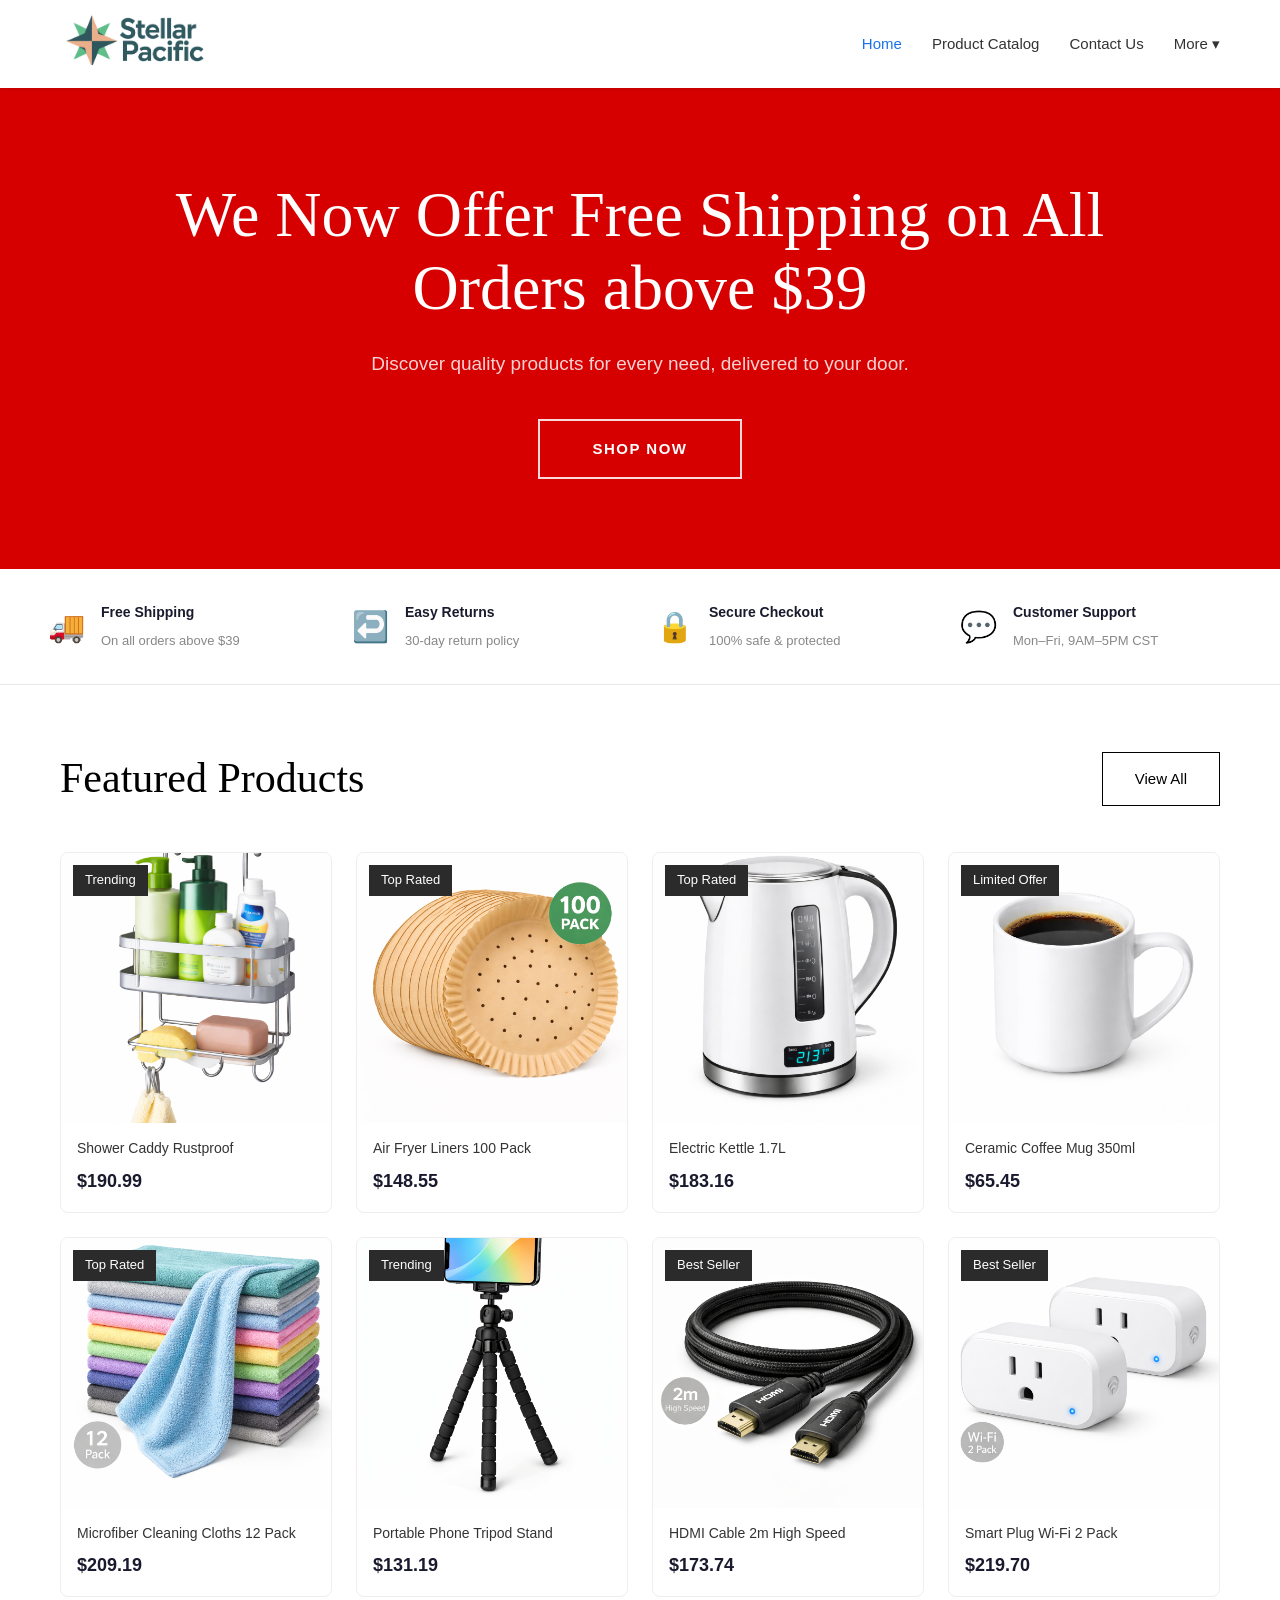
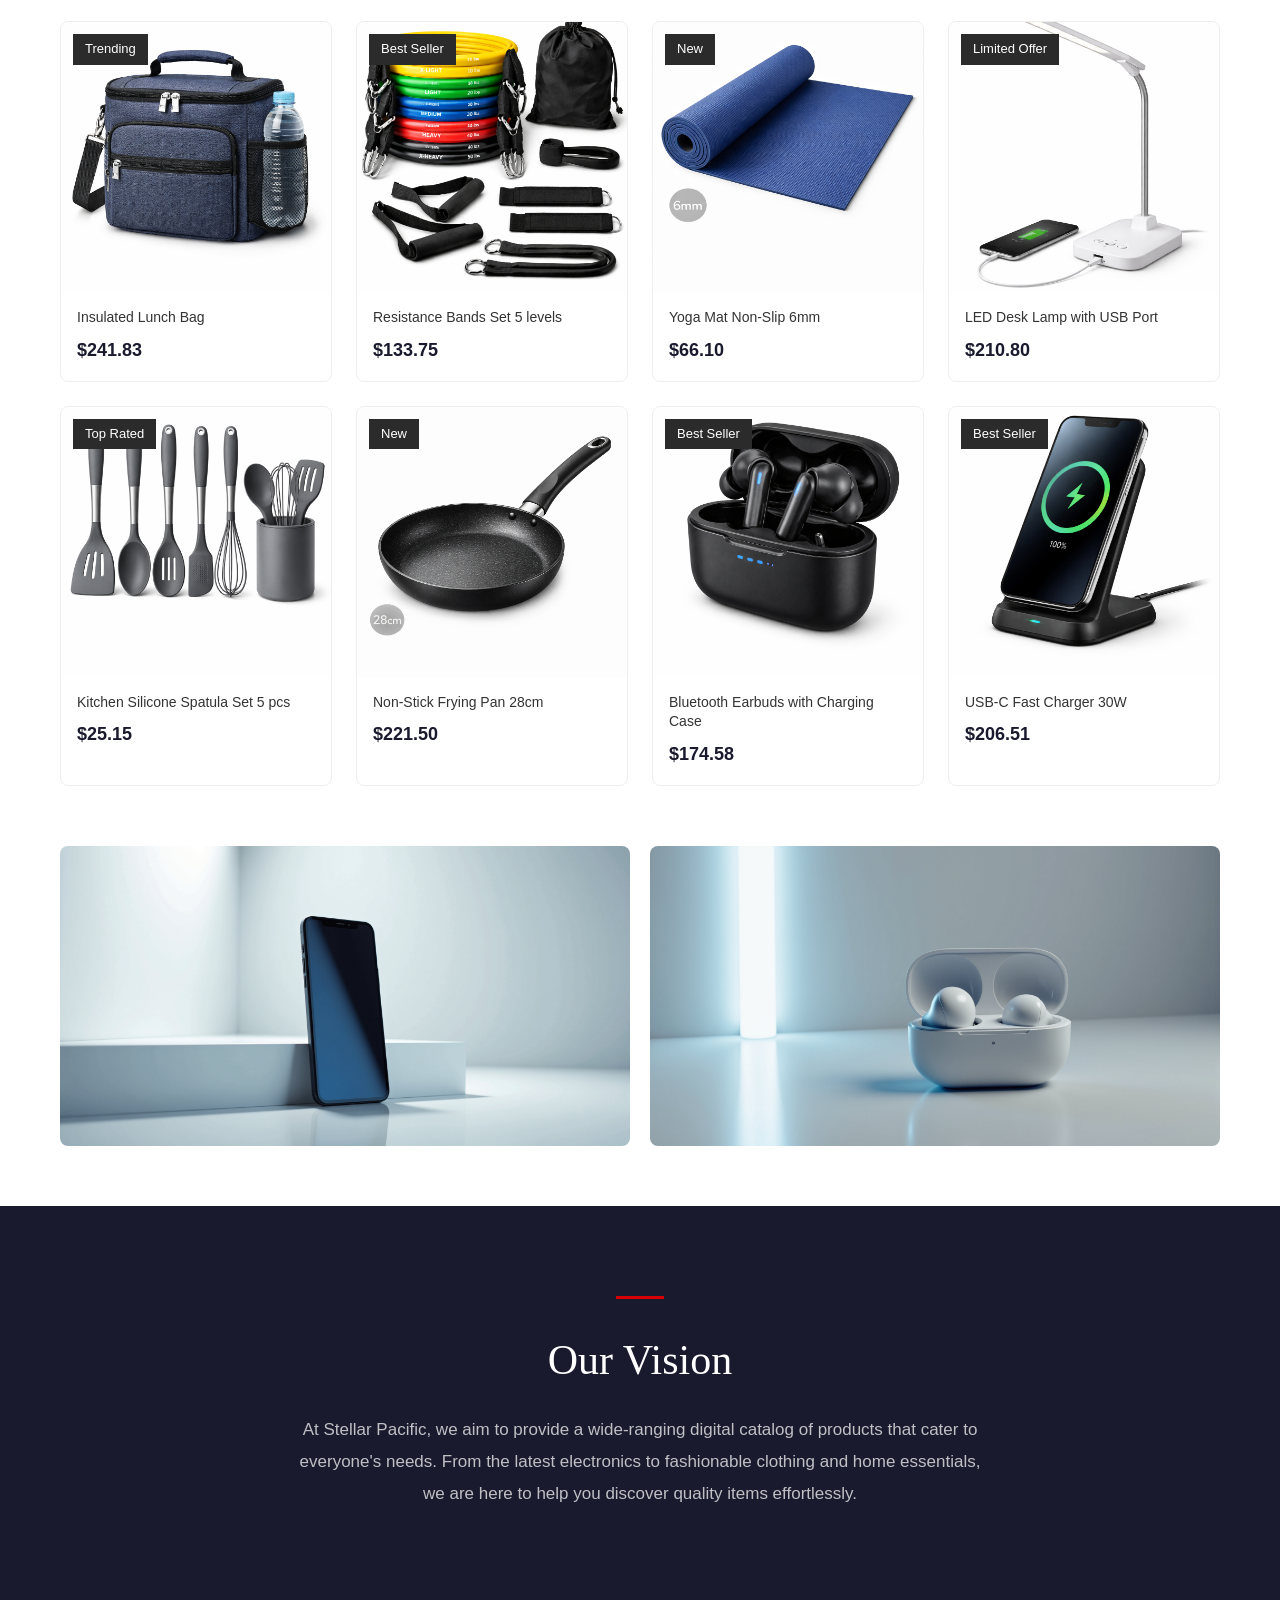
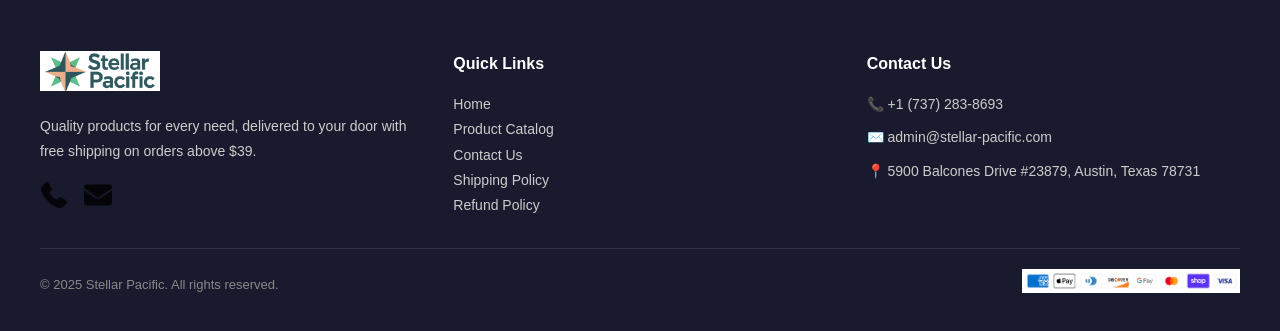
<file: index.html>
<!DOCTYPE html>
<html lang="en">
<head>
  <meta charset="UTF-8">
  <meta name="viewport" content="width=device-width, initial-scale=1.0">
  <title>Stellar Pacific - Quality Products for Every Need</title>
  <meta name="description" content="Stellar Pacific offers a wide-ranging digital catalog of products from electronics to home essentials. Free shipping on orders above $39.">
  <link rel="stylesheet" href="css/styles.css">
</head>
<body>

  <!-- Header -->
  <header class="header">
    <div class="header-inner">
      <a href="index.html" class="logo">
        <img src="images/logo.jpg" alt="Stellar Pacific">
      </a>
      <button class="hamburger" aria-label="Menu">
        <span></span><span></span><span></span>
      </button>
      <nav class="nav">
        <a href="index.html" class="active">Home</a>
        <a href="pages/catalog.html">Product Catalog</a>
        <a href="pages/contact.html">Contact Us</a>
        <div class="nav-dropdown">
          <a href="#">More ▾</a>
          <div class="dropdown-menu">
            <a href="pages/shipping-policy.html">Shipping Policy</a>
            <a href="pages/refund-policy.html">Refund Policy</a>
            <a href="pages/terms.html">Terms &amp; Conditions</a>
            <a href="pages/privacy.html">Privacy Policy</a>
            <a href="pages/accessibility.html">Accessibility Statement</a>
          </div>
        </div>
      </nav>
    </div>
  </header>

  <!-- Promo Hero Banner -->
  <section class="promo-hero">
    <div class="promo-hero-content">
      <h1>We Now Offer Free Shipping on All Orders above $39</h1>
      <p class="promo-subtitle">Discover quality products for every need, delivered to your door.</p>
      <a href="pages/catalog.html" class="promo-shop-now">Shop Now</a>
    </div>
  </section>

  <!-- Perks Strip -->
  <section class="perks-strip">
    <div class="perks-inner">
      <div class="perk">
        <span class="perk-icon">🚚</span>
        <div class="perk-text">
          <strong>Free Shipping</strong>
          <span>On all orders above $39</span>
        </div>
      </div>
      <div class="perk">
        <span class="perk-icon">↩️</span>
        <div class="perk-text">
          <strong>Easy Returns</strong>
          <span>30-day return policy</span>
        </div>
      </div>
      <div class="perk">
        <span class="perk-icon">🔒</span>
        <div class="perk-text">
          <strong>Secure Checkout</strong>
          <span>100% safe &amp; protected</span>
        </div>
      </div>
      <div class="perk">
        <span class="perk-icon">💬</span>
        <div class="perk-text">
          <strong>Customer Support</strong>
          <span>Mon–Fri, 9AM–5PM CST</span>
        </div>
      </div>
    </div>
  </section>

  <!-- Featured Products -->
  <section class="section">
    <div class="section-header">
      <h2 class="section-title">Featured Products</h2>
      <a href="pages/catalog.html" class="view-all">View All</a>
    </div>
    <div class="products-grid">

      <a href="pages/product.html?id=shower-caddy" class="product-card">
        <div class="product-image">
          <img src="images/products/shower-caddy.png" alt="Shower Caddy Rustproof" loading="lazy">
          <span class="product-badge badge-trending">Trending</span>
        </div>
        <div class="product-info">
          <div class="product-name">Shower Caddy Rustproof</div>
          <div class="product-price">$190.99</div>
        </div>
      </a>

      <a href="pages/product.html?id=air-fryer-liners" class="product-card">
        <div class="product-image">
          <img src="images/products/air-fryer-liners.png" alt="Air Fryer Liners 100 Pack" loading="lazy">
          <span class="product-badge badge-top-rated">Top Rated</span>
        </div>
        <div class="product-info">
          <div class="product-name">Air Fryer Liners 100 Pack</div>
          <div class="product-price">$148.55</div>
        </div>
      </a>

      <a href="pages/product.html?id=electric-kettle" class="product-card">
        <div class="product-image">
          <img src="images/products/electric-kettle.png" alt="Electric Kettle 1.7L" loading="lazy">
          <span class="product-badge badge-top-rated">Top Rated</span>
        </div>
        <div class="product-info">
          <div class="product-name">Electric Kettle 1.7L</div>
          <div class="product-price">$183.16</div>
        </div>
      </a>

      <a href="pages/product.html?id=ceramic-mug" class="product-card">
        <div class="product-image">
          <img src="images/products/ceramic-mug.png" alt="Ceramic Coffee Mug 350ml" loading="lazy">
          <span class="product-badge badge-limited">Limited Offer</span>
        </div>
        <div class="product-info">
          <div class="product-name">Ceramic Coffee Mug 350ml</div>
          <div class="product-price">$65.45</div>
        </div>
      </a>

      <a href="pages/product.html?id=microfiber-cloths" class="product-card">
        <div class="product-image">
          <img src="images/products/microfiber-cloths.png" alt="Microfiber Cleaning Cloths 12 Pack" loading="lazy">
          <span class="product-badge badge-top-rated">Top Rated</span>
        </div>
        <div class="product-info">
          <div class="product-name">Microfiber Cleaning Cloths 12 Pack</div>
          <div class="product-price">$209.19</div>
        </div>
      </a>

      <a href="pages/product.html?id=phone-tripod" class="product-card">
        <div class="product-image">
          <img src="images/products/phone-tripod.png" alt="Portable Phone Tripod Stand" loading="lazy">
          <span class="product-badge badge-trending">Trending</span>
        </div>
        <div class="product-info">
          <div class="product-name">Portable Phone Tripod Stand</div>
          <div class="product-price">$131.19</div>
        </div>
      </a>

      <a href="pages/product.html?id=hdmi-cable" class="product-card">
        <div class="product-image">
          <img src="images/products/hdmi-cable.png" alt="HDMI Cable 2m High Speed" loading="lazy">
          <span class="product-badge badge-best-seller">Best Seller</span>
        </div>
        <div class="product-info">
          <div class="product-name">HDMI Cable 2m High Speed</div>
          <div class="product-price">$173.74</div>
        </div>
      </a>

      <a href="pages/product.html?id=smart-plug" class="product-card">
        <div class="product-image">
          <img src="images/products/smart-plug.png" alt="Smart Plug Wi-Fi 2 Pack" loading="lazy">
          <span class="product-badge badge-best-seller">Best Seller</span>
        </div>
        <div class="product-info">
          <div class="product-name">Smart Plug Wi-Fi 2 Pack</div>
          <div class="product-price">$219.70</div>
        </div>
      </a>

      <a href="pages/product.html?id=lunch-bag" class="product-card">
        <div class="product-image">
          <img src="images/products/lunch-bag.png" alt="Insulated Lunch Bag" loading="lazy">
          <span class="product-badge badge-trending">Trending</span>
        </div>
        <div class="product-info">
          <div class="product-name">Insulated Lunch Bag</div>
          <div class="product-price">$241.83</div>
        </div>
      </a>

      <a href="pages/product.html?id=resistance-bands" class="product-card">
        <div class="product-image">
          <img src="images/products/resistance-bands.png" alt="Resistance Bands Set 5 levels" loading="lazy">
          <span class="product-badge badge-best-seller">Best Seller</span>
        </div>
        <div class="product-info">
          <div class="product-name">Resistance Bands Set 5 levels</div>
          <div class="product-price">$133.75</div>
        </div>
      </a>

      <a href="pages/product.html?id=yoga-mat" class="product-card">
        <div class="product-image">
          <img src="images/products/yoga-mat.png" alt="Yoga Mat Non-Slip 6mm" loading="lazy">
          <span class="product-badge badge-new">New</span>
        </div>
        <div class="product-info">
          <div class="product-name">Yoga Mat Non-Slip 6mm</div>
          <div class="product-price">$66.10</div>
        </div>
      </a>

      <a href="pages/product.html?id=led-desk-lamp" class="product-card">
        <div class="product-image">
          <img src="images/products/led-desk-lamp.png" alt="LED Desk Lamp with USB Port" loading="lazy">
          <span class="product-badge badge-limited">Limited Offer</span>
        </div>
        <div class="product-info">
          <div class="product-name">LED Desk Lamp with USB Port</div>
          <div class="product-price">$210.80</div>
        </div>
      </a>

      <a href="pages/product.html?id=spatula-set" class="product-card">
        <div class="product-image">
          <img src="images/products/spatula-set.png" alt="Kitchen Silicone Spatula Set 5 pcs" loading="lazy">
          <span class="product-badge badge-top-rated">Top Rated</span>
        </div>
        <div class="product-info">
          <div class="product-name">Kitchen Silicone Spatula Set 5 pcs</div>
          <div class="product-price">$25.15</div>
        </div>
      </a>

      <a href="pages/product.html?id=frying-pan" class="product-card">
        <div class="product-image">
          <img src="images/products/frying-pan.png" alt="Non-Stick Frying Pan 28cm" loading="lazy">
          <span class="product-badge badge-new">New</span>
        </div>
        <div class="product-info">
          <div class="product-name">Non-Stick Frying Pan 28cm</div>
          <div class="product-price">$221.50</div>
        </div>
      </a>

      <a href="pages/product.html?id=bluetooth-earbuds" class="product-card">
        <div class="product-image">
          <img src="images/products/bluetooth-earbuds.png" alt="Bluetooth Earbuds with Charging Case" loading="lazy">
          <span class="product-badge badge-best-seller">Best Seller</span>
        </div>
        <div class="product-info">
          <div class="product-name">Bluetooth Earbuds with Charging Case</div>
          <div class="product-price">$174.58</div>
        </div>
      </a>

      <a href="pages/product.html?id=usb-c-charger" class="product-card">
        <div class="product-image">
          <img src="images/products/usb-c-charger.png" alt="USB-C Fast Charger 30W" loading="lazy">
          <span class="product-badge badge-best-seller">Best Seller</span>
        </div>
        <div class="product-info">
          <div class="product-name">USB-C Fast Charger 30W</div>
          <div class="product-price">$206.51</div>
        </div>
      </a>

    </div>
  </section>

  <!-- Banner Images -->
  <section class="banner-images">
    <div class="banner-grid">
      <img src="images/banner1.jpg" alt="Stellar Pacific" loading="lazy">
      <img src="images/banner2.jpg" alt="Stellar Pacific" loading="lazy">
    </div>
  </section>

  <!-- Vision -->
  <section class="vision">
    <div class="vision-inner">
      <div class="vision-accent"></div>
      <h2>Our Vision</h2>
      <p>At Stellar Pacific, we aim to provide a wide-ranging digital catalog of products that cater to everyone's needs. From the latest electronics to fashionable clothing and home essentials, we are here to help you discover quality items effortlessly.</p>
    </div>
  </section>

  <!-- Footer -->
  <footer class="footer">
    <div class="footer-inner">
      <div class="footer-col">
        <img src="images/logo.jpg" alt="Stellar Pacific" class="footer-logo">
        <p>Quality products for every need, delivered to your door with free shipping on orders above $39.</p>
        <div class="footer-social">
          <a href="#"><img src="images/icons/facebook.png" alt="Facebook"></a>
          <a href="#"><img src="images/icons/instagram.png" alt="Instagram"></a>
        </div>
      </div>
      <div class="footer-col">
        <h3>Quick Links</h3>
        <p><a href="index.html">Home</a></p>
        <p><a href="pages/catalog.html">Product Catalog</a></p>
        <p><a href="pages/contact.html">Contact Us</a></p>
        <p><a href="pages/shipping-policy.html">Shipping Policy</a></p>
        <p><a href="pages/refund-policy.html">Refund Policy</a></p>
      </div>
      <div class="footer-col footer-contact">
        <h3>Contact Us</h3>
        <p>📞 +1 (737) 283-8693</p>
        <p>✉️ admin@stellar-pacific.com</p>
        <p>📍 5900 Balcones Drive #23879, Austin, Texas 78731</p>
      </div>
    </div>
    <div class="footer-bottom">
      <p>&copy; 2025 Stellar Pacific. All rights reserved.</p>
      <div class="payment-methods">
        <img src="images/payment-methods.png" alt="Payment Methods">
      </div>
    </div>
  </footer>

  <script src="js/main.js"></script>
</body>
</html>
</file>
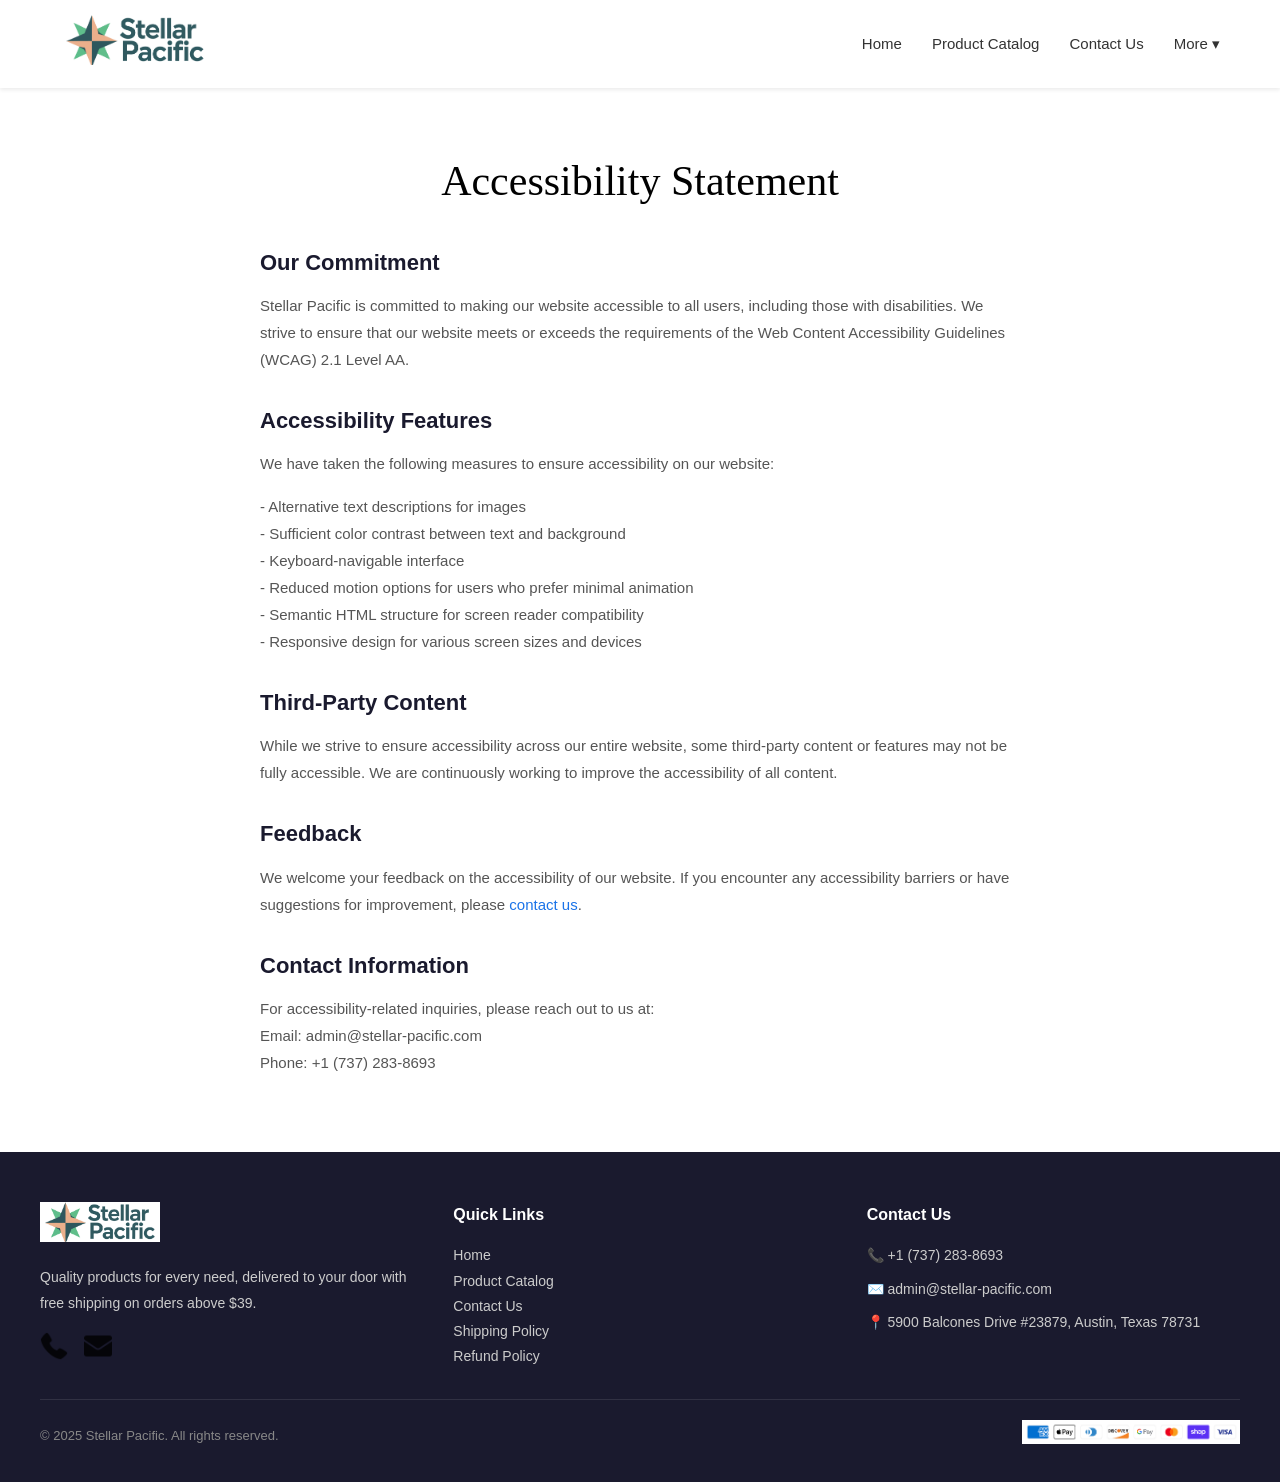
<file: pages/accessibility.html>
<!DOCTYPE html>
<html lang="en">
<head>
  <meta charset="UTF-8">
  <meta name="viewport" content="width=device-width, initial-scale=1.0">
  <title>Accessibility Statement - Stellar Pacific</title>
  <link rel="stylesheet" href="../css/styles.css">
</head>
<body>

  <header class="header">
    <div class="header-inner">
      <a href="../index.html" class="logo">
        <img src="../images/logo.jpg" alt="Stellar Pacific">
      </a>
      <button class="hamburger" aria-label="Menu">
        <span></span><span></span><span></span>
      </button>
      <nav class="nav">
        <a href="../index.html">Home</a>
        <a href="catalog.html">Product Catalog</a>
        <a href="contact.html">Contact Us</a>
        <div class="nav-dropdown">
          <a href="#">More ▾</a>
          <div class="dropdown-menu">
            <a href="shipping-policy.html">Shipping Policy</a>
            <a href="refund-policy.html">Refund Policy</a>
            <a href="terms.html">Terms &amp; Conditions</a>
            <a href="privacy.html">Privacy Policy</a>
            <a href="accessibility.html" class="active">Accessibility Statement</a>
          </div>
        </div>
      </nav>
    </div>
  </header>

  <div class="policy-page">
    <h1>Accessibility Statement</h1>

    <h2>Our Commitment</h2>
    <p>Stellar Pacific is committed to making our website accessible to all users, including those with disabilities. We strive to ensure that our website meets or exceeds the requirements of the Web Content Accessibility Guidelines (WCAG) 2.1 Level AA.</p>

    <h2>Accessibility Features</h2>
    <p>We have taken the following measures to ensure accessibility on our website:</p>
    <p>- Alternative text descriptions for images<br>
    - Sufficient color contrast between text and background<br>
    - Keyboard-navigable interface<br>
    - Reduced motion options for users who prefer minimal animation<br>
    - Semantic HTML structure for screen reader compatibility<br>
    - Responsive design for various screen sizes and devices</p>

    <h2>Third-Party Content</h2>
    <p>While we strive to ensure accessibility across our entire website, some third-party content or features may not be fully accessible. We are continuously working to improve the accessibility of all content.</p>

    <h2>Feedback</h2>
    <p>We welcome your feedback on the accessibility of our website. If you encounter any accessibility barriers or have suggestions for improvement, please <a href="contact.html" style="color: #1a73e8;">contact us</a>.</p>

    <h2>Contact Information</h2>
    <p>For accessibility-related inquiries, please reach out to us at:<br>
    Email: admin@stellar-pacific.com<br>
    Phone: +1 (737) 283-8693</p>
  </div>

  <footer class="footer">
    <div class="footer-inner">
      <div class="footer-col">
        <img src="../images/logo.jpg" alt="Stellar Pacific" class="footer-logo">
        <p>Quality products for every need, delivered to your door with free shipping on orders above $39.</p>
        <div class="footer-social">
          <a href="#"><img src="../images/icons/facebook.png" alt="Facebook"></a>
          <a href="#"><img src="../images/icons/instagram.png" alt="Instagram"></a>
        </div>
      </div>
      <div class="footer-col">
        <h3>Quick Links</h3>
        <p><a href="../index.html">Home</a></p>
        <p><a href="catalog.html">Product Catalog</a></p>
        <p><a href="contact.html">Contact Us</a></p>
        <p><a href="shipping-policy.html">Shipping Policy</a></p>
        <p><a href="refund-policy.html">Refund Policy</a></p>
      </div>
      <div class="footer-col footer-contact">
        <h3>Contact Us</h3>
        <p>📞 +1 (737) 283-8693</p>
        <p>✉️ admin@stellar-pacific.com</p>
        <p>📍 5900 Balcones Drive #23879, Austin, Texas 78731</p>
      </div>
    </div>
    <div class="footer-bottom">
      <p>&copy; 2025 Stellar Pacific. All rights reserved.</p>
      <div class="payment-methods">
        <img src="../images/payment-methods.png" alt="Payment Methods">
      </div>
    </div>
  </footer>

  <script src="../js/main.js"></script>
</body>
</html>
</file>
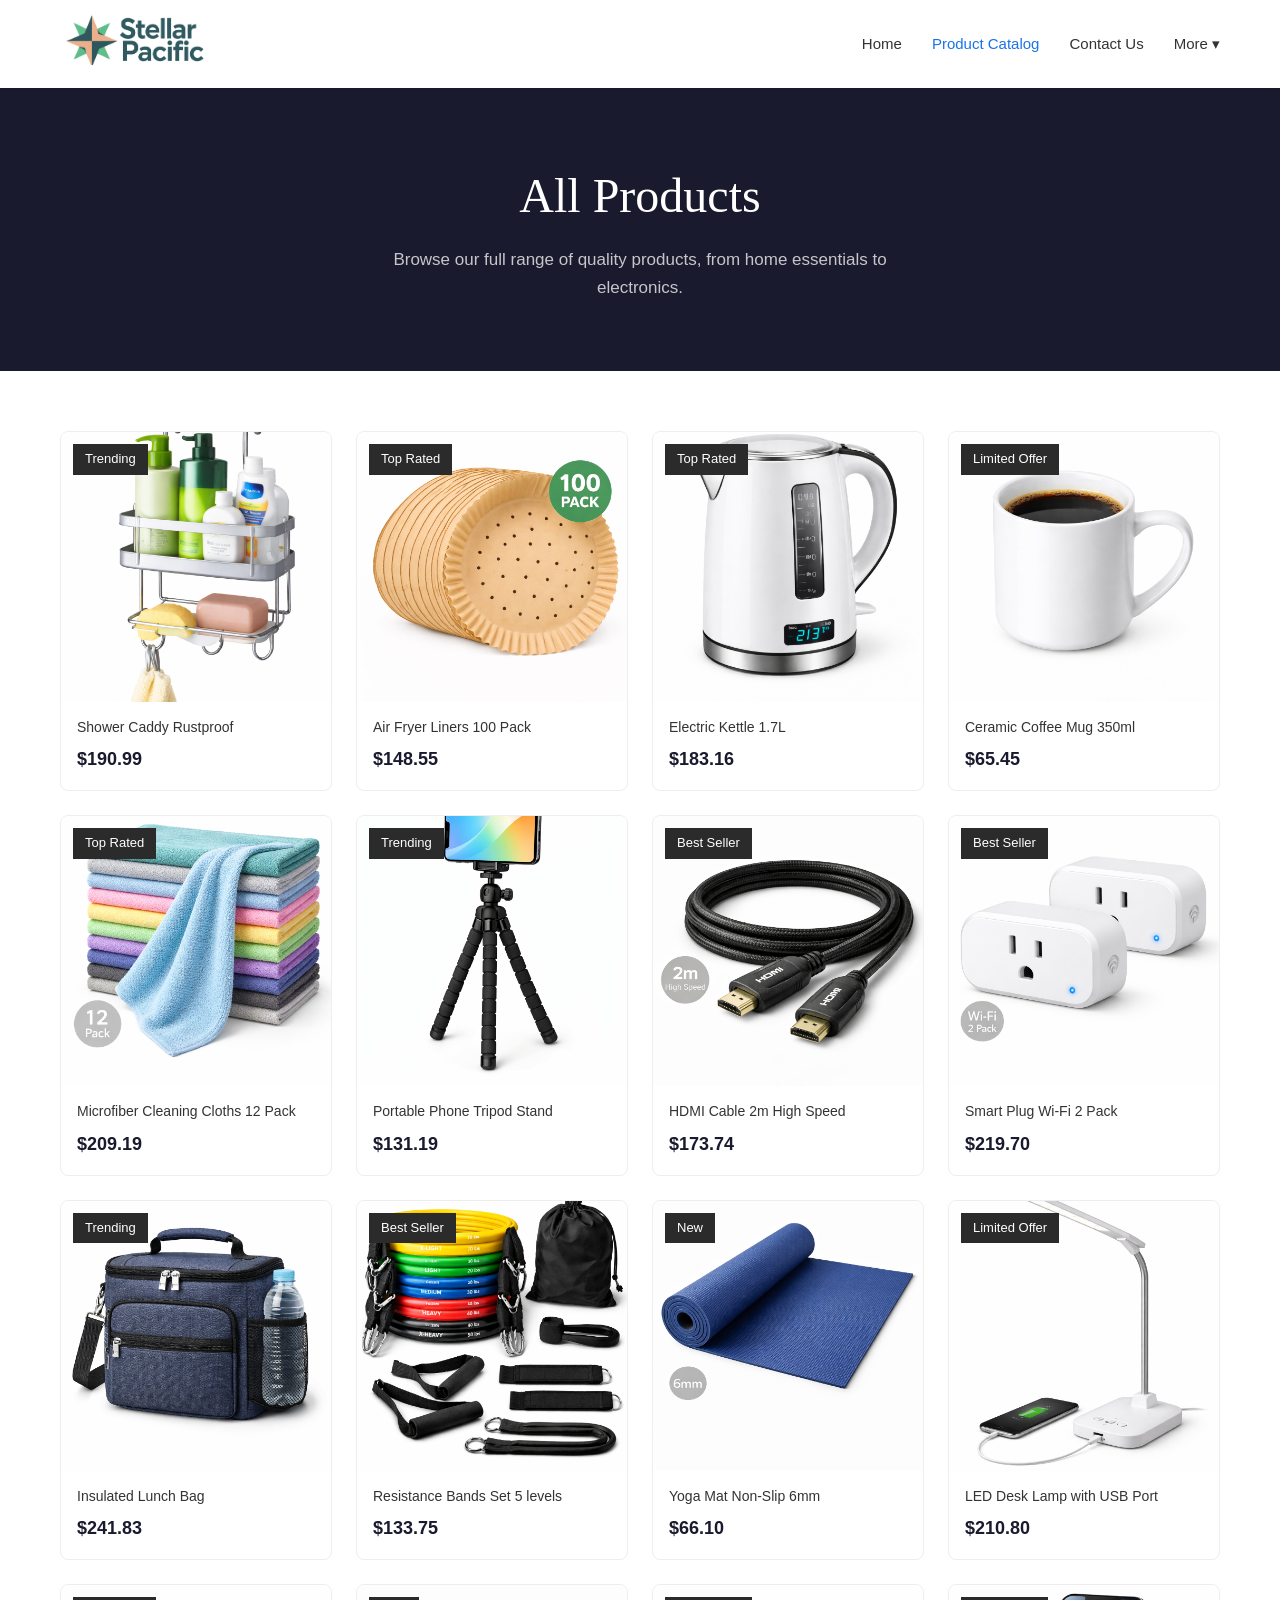
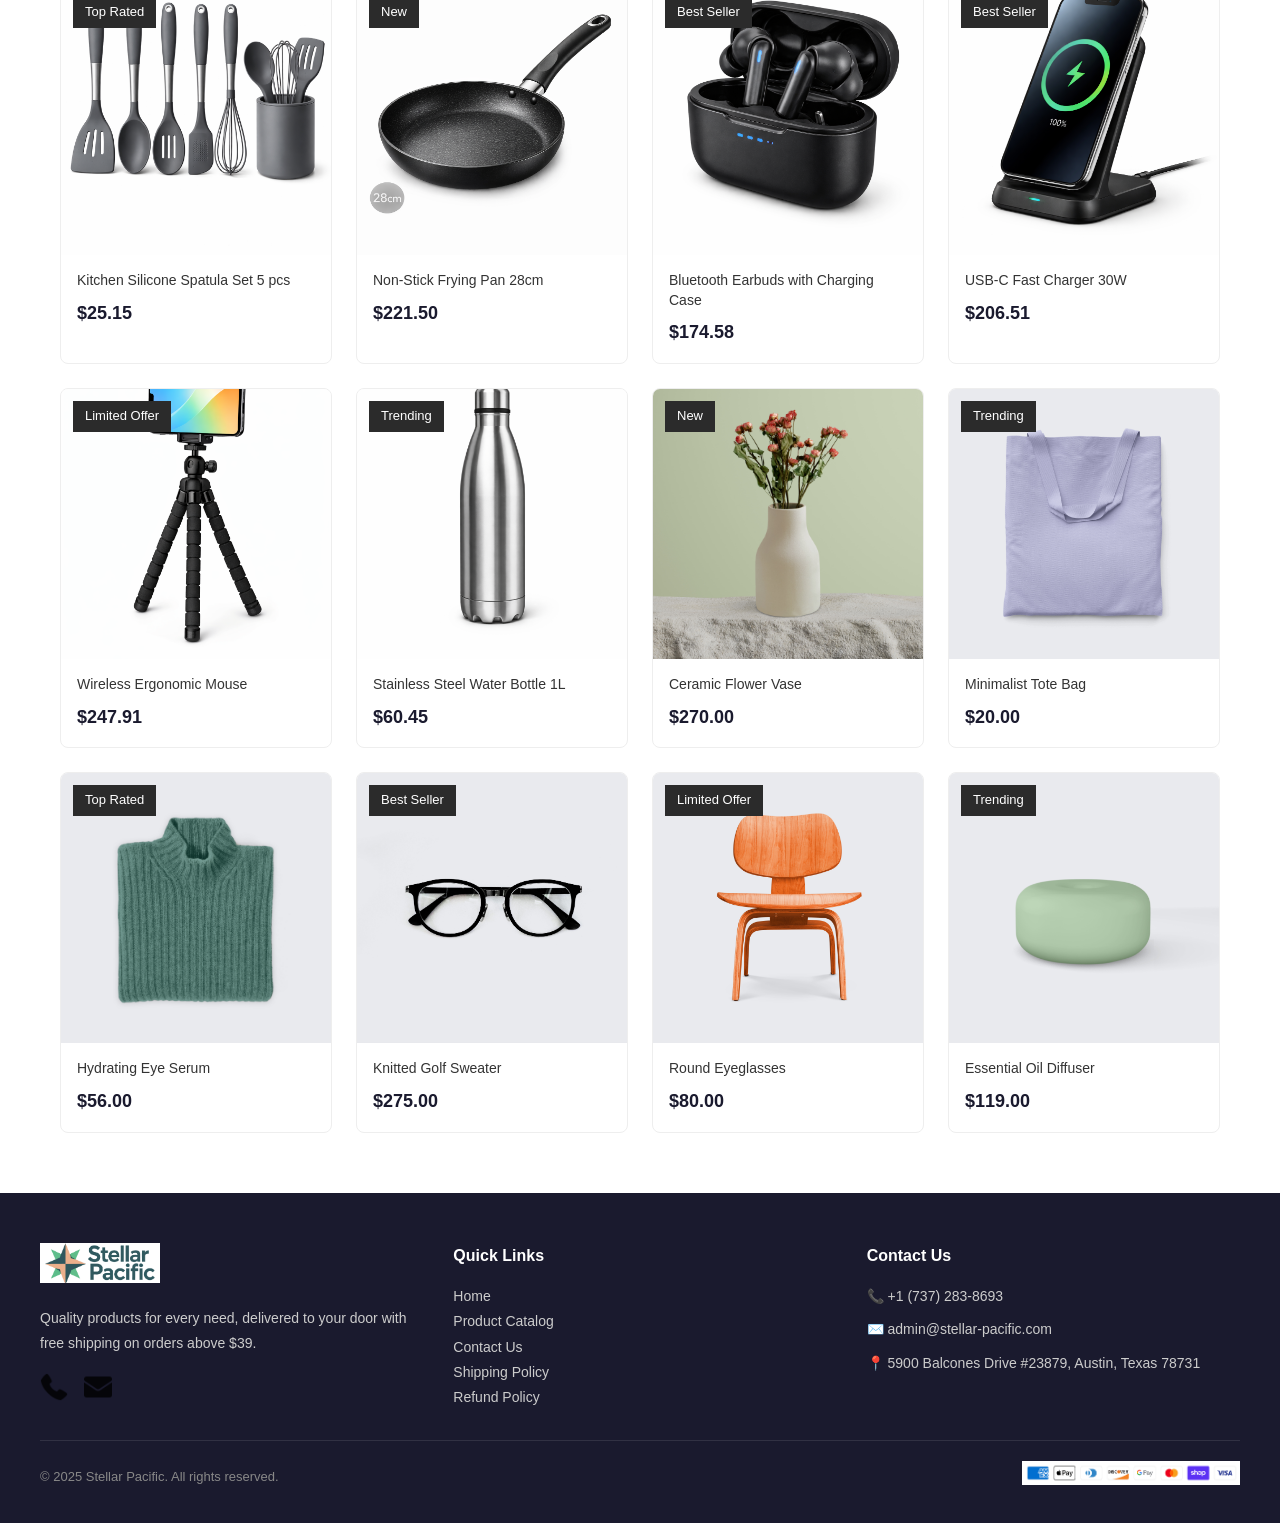
<file: pages/catalog.html>
<!DOCTYPE html>
<html lang="en">
<head>
  <meta charset="UTF-8">
  <meta name="viewport" content="width=device-width, initial-scale=1.0">
  <title>Product Catalog - Stellar Pacific</title>
  <meta name="description" content="Browse the full Stellar Pacific product catalog. Electronics, home essentials, fitness, and more.">
  <link rel="stylesheet" href="../css/styles.css">
</head>
<body>

  <header class="header">
    <div class="header-inner">
      <a href="../index.html" class="logo">
        <img src="../images/logo.jpg" alt="Stellar Pacific">
      </a>
      <button class="hamburger" aria-label="Menu">
        <span></span><span></span><span></span>
      </button>
      <nav class="nav">
        <a href="../index.html">Home</a>
        <a href="catalog.html" class="active">Product Catalog</a>
        <a href="contact.html">Contact Us</a>
        <div class="nav-dropdown">
          <a href="#">More ▾</a>
          <div class="dropdown-menu">
            <a href="shipping-policy.html">Shipping Policy</a>
            <a href="refund-policy.html">Refund Policy</a>
            <a href="terms.html">Terms &amp; Conditions</a>
            <a href="privacy.html">Privacy Policy</a>
            <a href="accessibility.html">Accessibility Statement</a>
          </div>
        </div>
      </nav>
    </div>
  </header>

  <div class="page-hero">
    <h1>All Products</h1>
    <p>Browse our full range of quality products, from home essentials to electronics.</p>
  </div>

  <section class="section">
    <div class="products-grid">

      <a href="product.html?id=shower-caddy" class="product-card">
        <div class="product-image">
          <img src="../images/products/shower-caddy.png" alt="Shower Caddy Rustproof" loading="lazy">
          <span class="product-badge badge-trending">Trending</span>
        </div>
        <div class="product-info">
          <div class="product-name">Shower Caddy Rustproof</div>
          <div class="product-price">$190.99</div>
        </div>
      </a>

      <a href="product.html?id=air-fryer-liners" class="product-card">
        <div class="product-image">
          <img src="../images/products/air-fryer-liners.png" alt="Air Fryer Liners 100 Pack" loading="lazy">
          <span class="product-badge badge-top-rated">Top Rated</span>
        </div>
        <div class="product-info">
          <div class="product-name">Air Fryer Liners 100 Pack</div>
          <div class="product-price">$148.55</div>
        </div>
      </a>

      <a href="product.html?id=electric-kettle" class="product-card">
        <div class="product-image">
          <img src="../images/products/electric-kettle.png" alt="Electric Kettle 1.7L" loading="lazy">
          <span class="product-badge badge-top-rated">Top Rated</span>
        </div>
        <div class="product-info">
          <div class="product-name">Electric Kettle 1.7L</div>
          <div class="product-price">$183.16</div>
        </div>
      </a>

      <a href="product.html?id=ceramic-mug" class="product-card">
        <div class="product-image">
          <img src="../images/products/ceramic-mug.png" alt="Ceramic Coffee Mug 350ml" loading="lazy">
          <span class="product-badge badge-limited">Limited Offer</span>
        </div>
        <div class="product-info">
          <div class="product-name">Ceramic Coffee Mug 350ml</div>
          <div class="product-price">$65.45</div>
        </div>
      </a>

      <a href="product.html?id=microfiber-cloths" class="product-card">
        <div class="product-image">
          <img src="../images/products/microfiber-cloths.png" alt="Microfiber Cleaning Cloths 12 Pack" loading="lazy">
          <span class="product-badge badge-top-rated">Top Rated</span>
        </div>
        <div class="product-info">
          <div class="product-name">Microfiber Cleaning Cloths 12 Pack</div>
          <div class="product-price">$209.19</div>
        </div>
      </a>

      <a href="product.html?id=phone-tripod" class="product-card">
        <div class="product-image">
          <img src="../images/products/phone-tripod.png" alt="Portable Phone Tripod Stand" loading="lazy">
          <span class="product-badge badge-trending">Trending</span>
        </div>
        <div class="product-info">
          <div class="product-name">Portable Phone Tripod Stand</div>
          <div class="product-price">$131.19</div>
        </div>
      </a>

      <a href="product.html?id=hdmi-cable" class="product-card">
        <div class="product-image">
          <img src="../images/products/hdmi-cable.png" alt="HDMI Cable 2m High Speed" loading="lazy">
          <span class="product-badge badge-best-seller">Best Seller</span>
        </div>
        <div class="product-info">
          <div class="product-name">HDMI Cable 2m High Speed</div>
          <div class="product-price">$173.74</div>
        </div>
      </a>

      <a href="product.html?id=smart-plug" class="product-card">
        <div class="product-image">
          <img src="../images/products/smart-plug.png" alt="Smart Plug Wi-Fi 2 Pack" loading="lazy">
          <span class="product-badge badge-best-seller">Best Seller</span>
        </div>
        <div class="product-info">
          <div class="product-name">Smart Plug Wi-Fi 2 Pack</div>
          <div class="product-price">$219.70</div>
        </div>
      </a>

      <a href="product.html?id=lunch-bag" class="product-card">
        <div class="product-image">
          <img src="../images/products/lunch-bag.png" alt="Insulated Lunch Bag" loading="lazy">
          <span class="product-badge badge-trending">Trending</span>
        </div>
        <div class="product-info">
          <div class="product-name">Insulated Lunch Bag</div>
          <div class="product-price">$241.83</div>
        </div>
      </a>

      <a href="product.html?id=resistance-bands" class="product-card">
        <div class="product-image">
          <img src="../images/products/resistance-bands.png" alt="Resistance Bands Set 5 levels" loading="lazy">
          <span class="product-badge badge-best-seller">Best Seller</span>
        </div>
        <div class="product-info">
          <div class="product-name">Resistance Bands Set 5 levels</div>
          <div class="product-price">$133.75</div>
        </div>
      </a>

      <a href="product.html?id=yoga-mat" class="product-card">
        <div class="product-image">
          <img src="../images/products/yoga-mat.png" alt="Yoga Mat Non-Slip 6mm" loading="lazy">
          <span class="product-badge badge-new">New</span>
        </div>
        <div class="product-info">
          <div class="product-name">Yoga Mat Non-Slip 6mm</div>
          <div class="product-price">$66.10</div>
        </div>
      </a>

      <a href="product.html?id=led-desk-lamp" class="product-card">
        <div class="product-image">
          <img src="../images/products/led-desk-lamp.png" alt="LED Desk Lamp with USB Port" loading="lazy">
          <span class="product-badge badge-limited">Limited Offer</span>
        </div>
        <div class="product-info">
          <div class="product-name">LED Desk Lamp with USB Port</div>
          <div class="product-price">$210.80</div>
        </div>
      </a>

      <a href="product.html?id=spatula-set" class="product-card">
        <div class="product-image">
          <img src="../images/products/spatula-set.png" alt="Kitchen Silicone Spatula Set 5 pcs" loading="lazy">
          <span class="product-badge badge-top-rated">Top Rated</span>
        </div>
        <div class="product-info">
          <div class="product-name">Kitchen Silicone Spatula Set 5 pcs</div>
          <div class="product-price">$25.15</div>
        </div>
      </a>

      <a href="product.html?id=frying-pan" class="product-card">
        <div class="product-image">
          <img src="../images/products/frying-pan.png" alt="Non-Stick Frying Pan 28cm" loading="lazy">
          <span class="product-badge badge-new">New</span>
        </div>
        <div class="product-info">
          <div class="product-name">Non-Stick Frying Pan 28cm</div>
          <div class="product-price">$221.50</div>
        </div>
      </a>

      <a href="product.html?id=bluetooth-earbuds" class="product-card">
        <div class="product-image">
          <img src="../images/products/bluetooth-earbuds.png" alt="Bluetooth Earbuds with Charging Case" loading="lazy">
          <span class="product-badge badge-best-seller">Best Seller</span>
        </div>
        <div class="product-info">
          <div class="product-name">Bluetooth Earbuds with Charging Case</div>
          <div class="product-price">$174.58</div>
        </div>
      </a>

      <a href="product.html?id=usb-c-charger" class="product-card">
        <div class="product-image">
          <img src="../images/products/usb-c-charger.png" alt="USB-C Fast Charger 30W" loading="lazy">
          <span class="product-badge badge-best-seller">Best Seller</span>
        </div>
        <div class="product-info">
          <div class="product-name">USB-C Fast Charger 30W</div>
          <div class="product-price">$206.51</div>
        </div>
      </a>

      <a href="product.html?id=wireless-mouse" class="product-card">
        <div class="product-image">
          <img src="../images/products/wireless-mouse.png" alt="Wireless Ergonomic Mouse" loading="lazy">
          <span class="product-badge badge-limited">Limited Offer</span>
        </div>
        <div class="product-info">
          <div class="product-name">Wireless Ergonomic Mouse</div>
          <div class="product-price">$247.91</div>
        </div>
      </a>

      <a href="product.html?id=water-bottle" class="product-card">
        <div class="product-image">
          <img src="../images/products/water-bottle.png" alt="Stainless Steel Water Bottle 1L" loading="lazy">
          <span class="product-badge badge-trending">Trending</span>
        </div>
        <div class="product-info">
          <div class="product-name">Stainless Steel Water Bottle 1L</div>
          <div class="product-price">$60.45</div>
        </div>
      </a>

      <a href="product.html?id=ceramic-vase" class="product-card">
        <div class="product-image">
          <img src="../images/products/ceramic-vase.jpg" alt="Ceramic Flower Vase" loading="lazy">
          <span class="product-badge badge-new">New</span>
        </div>
        <div class="product-info">
          <div class="product-name">Ceramic Flower Vase</div>
          <div class="product-price">$270.00</div>
        </div>
      </a>

      <a href="product.html?id=tote-bag" class="product-card">
        <div class="product-image">
          <img src="../images/products/tote-bag.jpg" alt="Minimalist Tote Bag" loading="lazy">
          <span class="product-badge badge-trending">Trending</span>
        </div>
        <div class="product-info">
          <div class="product-name">Minimalist Tote Bag</div>
          <div class="product-price">$20.00</div>
        </div>
      </a>

      <a href="product.html?id=eye-serum" class="product-card">
        <div class="product-image">
          <img src="../images/products/eye-serum.jpg" alt="Hydrating Eye Serum" loading="lazy">
          <span class="product-badge badge-top-rated">Top Rated</span>
        </div>
        <div class="product-info">
          <div class="product-name">Hydrating Eye Serum</div>
          <div class="product-price">$56.00</div>
        </div>
      </a>

      <a href="product.html?id=golf-sweater" class="product-card">
        <div class="product-image">
          <img src="../images/products/golf-sweater.jpg" alt="Knitted Golf Sweater" loading="lazy">
          <span class="product-badge badge-best-seller">Best Seller</span>
        </div>
        <div class="product-info">
          <div class="product-name">Knitted Golf Sweater</div>
          <div class="product-price">$275.00</div>
        </div>
      </a>

      <a href="product.html?id=round-eyeglasses" class="product-card">
        <div class="product-image">
          <img src="../images/products/round-eyeglasses.jpg" alt="Round Eyeglasses" loading="lazy">
          <span class="product-badge badge-limited">Limited Offer</span>
        </div>
        <div class="product-info">
          <div class="product-name">Round Eyeglasses</div>
          <div class="product-price">$80.00</div>
        </div>
      </a>

      <a href="product.html?id=essential-oil-diffuser" class="product-card">
        <div class="product-image">
          <img src="../images/products/essential-oil-diffuser.jpg" alt="Essential Oil Diffuser" loading="lazy">
          <span class="product-badge badge-trending">Trending</span>
        </div>
        <div class="product-info">
          <div class="product-name">Essential Oil Diffuser</div>
          <div class="product-price">$119.00</div>
        </div>
      </a>

    </div>
  </section>

  <footer class="footer">
    <div class="footer-inner">
      <div class="footer-col">
        <img src="../images/logo.jpg" alt="Stellar Pacific" class="footer-logo">
        <p>Quality products for every need, delivered to your door with free shipping on orders above $39.</p>
        <div class="footer-social">
          <a href="#"><img src="../images/icons/facebook.png" alt="Facebook"></a>
          <a href="#"><img src="../images/icons/instagram.png" alt="Instagram"></a>
        </div>
      </div>
      <div class="footer-col">
        <h3>Quick Links</h3>
        <p><a href="../index.html">Home</a></p>
        <p><a href="catalog.html">Product Catalog</a></p>
        <p><a href="contact.html">Contact Us</a></p>
        <p><a href="shipping-policy.html">Shipping Policy</a></p>
        <p><a href="refund-policy.html">Refund Policy</a></p>
      </div>

      <div class="footer-col footer-contact">
        <h3>Contact Us</h3>
        <p>📞 +1 (737) 283-8693</p>
        <p>✉️ admin@stellar-pacific.com</p>
        <p>📍 5900 Balcones Drive #23879, Austin, Texas 78731</p>
      </div>
    </div>
    <div class="footer-bottom">
      <p>&copy; 2025 Stellar Pacific. All rights reserved.</p>
      <div class="payment-methods">
        <img src="../images/payment-methods.png" alt="Payment Methods">
      </div>
    </div>
  </footer>

  <script src="../js/main.js"></script>
</body>
</html>
</file>
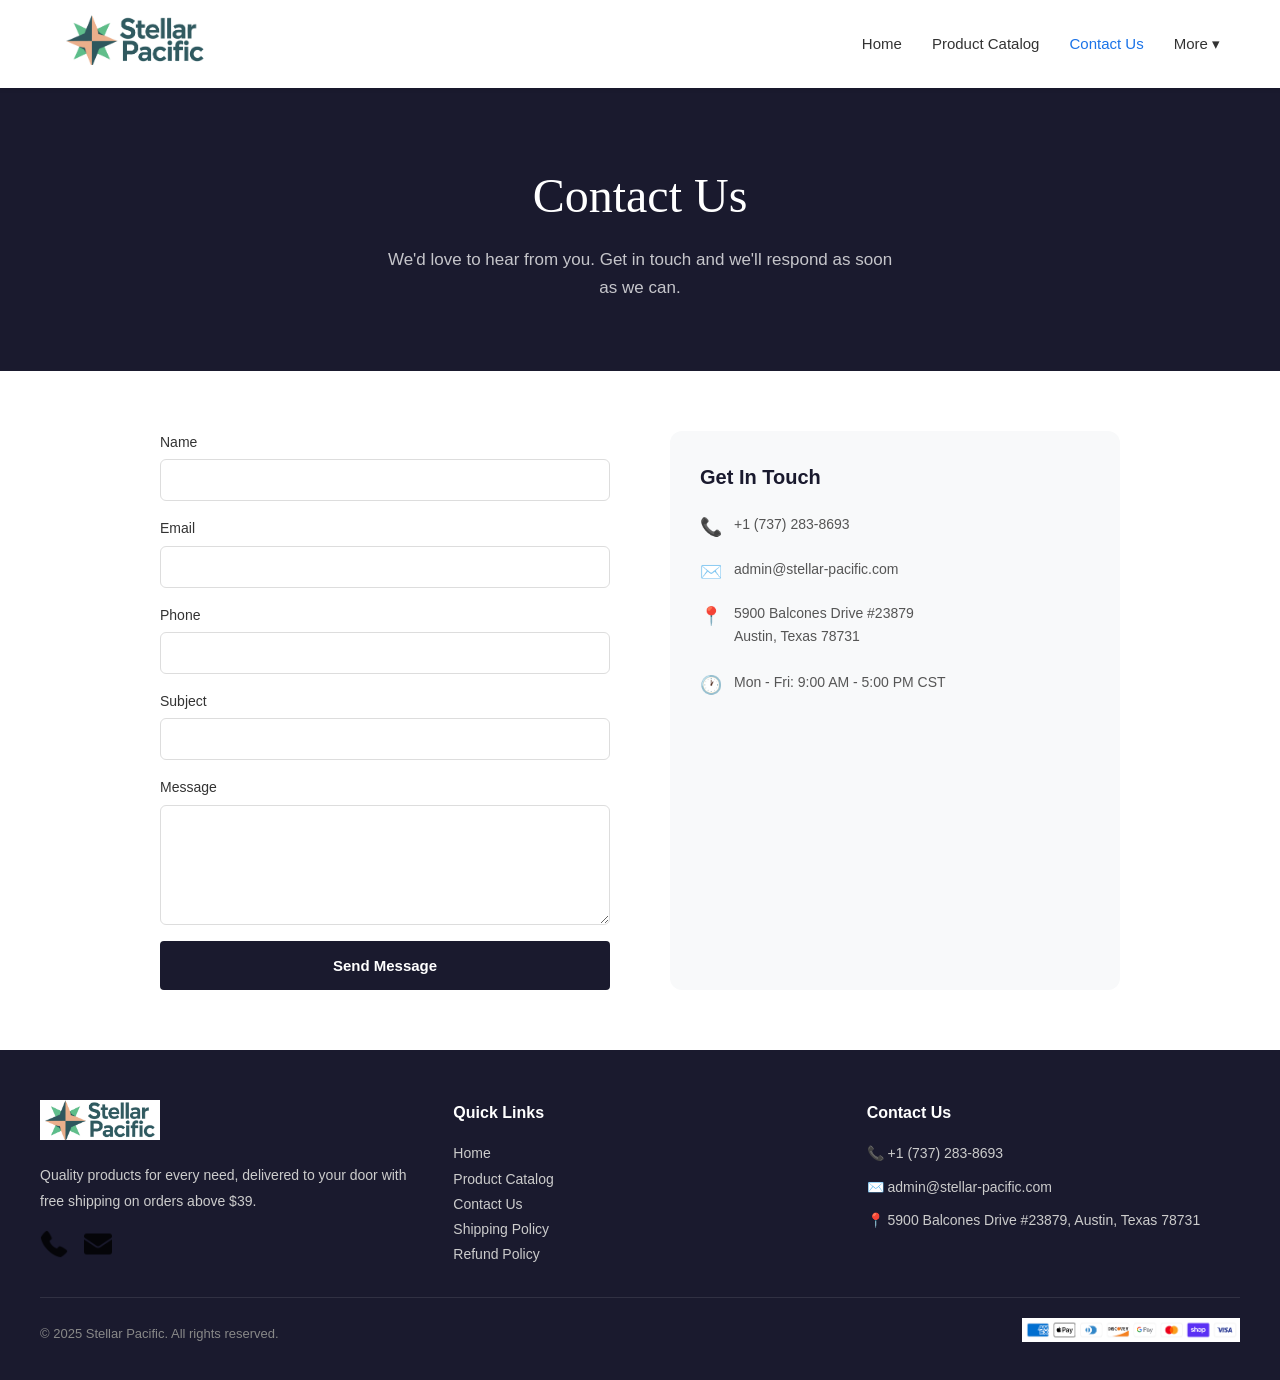
<file: pages/contact.html>
<!DOCTYPE html>
<html lang="en">
<head>
  <meta charset="UTF-8">
  <meta name="viewport" content="width=device-width, initial-scale=1.0">
  <title>Contact Us - Stellar Pacific</title>
  <meta name="description" content="Get in touch with Stellar Pacific. We're here to help with any questions about our products or orders.">
  <link rel="stylesheet" href="../css/styles.css">
</head>
<body>

  <header class="header">
    <div class="header-inner">
      <a href="../index.html" class="logo">
        <img src="../images/logo.jpg" alt="Stellar Pacific">
      </a>
      <button class="hamburger" aria-label="Menu">
        <span></span><span></span><span></span>
      </button>
      <nav class="nav">
        <a href="../index.html">Home</a>
        <a href="catalog.html">Product Catalog</a>
        <a href="contact.html" class="active">Contact Us</a>
        <div class="nav-dropdown">
          <a href="#">More ▾</a>
          <div class="dropdown-menu">
            <a href="shipping-policy.html">Shipping Policy</a>
            <a href="refund-policy.html">Refund Policy</a>
            <a href="terms.html">Terms &amp; Conditions</a>
            <a href="privacy.html">Privacy Policy</a>
            <a href="accessibility.html">Accessibility Statement</a>
          </div>
        </div>
      </nav>
    </div>
  </header>

  <div class="page-hero">
    <h1>Contact Us</h1>
    <p>We'd love to hear from you. Get in touch and we'll respond as soon as we can.</p>
  </div>

  <div class="contact-section">
    <form class="contact-form" action="#" method="POST">
      <div class="form-group">
        <label for="name">Name</label>
        <input type="text" id="name" name="name" required>
      </div>
      <div class="form-group">
        <label for="email">Email</label>
        <input type="email" id="email" name="email" required>
      </div>
      <div class="form-group">
        <label for="phone">Phone</label>
        <input type="tel" id="phone" name="phone">
      </div>
      <div class="form-group">
        <label for="subject">Subject</label>
        <input type="text" id="subject" name="subject">
      </div>
      <div class="form-group">
        <label for="message">Message</label>
        <textarea id="message" name="message" rows="5" required></textarea>
      </div>
      <button type="submit" class="btn btn-primary">Send Message</button>
    </form>

    <div class="contact-info-card">
      <h3>Get In Touch</h3>
      <div class="contact-detail">
        <span class="icon">📞</span>
        <span>+1 (737) 283-8693</span>
      </div>
      <div class="contact-detail">
        <span class="icon">✉️</span>
        <span>admin@stellar-pacific.com</span>
      </div>
      <div class="contact-detail">
        <span class="icon">📍</span>
        <span>5900 Balcones Drive #23879<br>Austin, Texas 78731</span>
      </div>
      <div class="contact-detail" style="margin-top: 24px;">
        <span class="icon">🕐</span>
        <span>Mon - Fri: 9:00 AM - 5:00 PM CST</span>
      </div>
    </div>
  </div>

  <footer class="footer">
    <div class="footer-inner">
      <div class="footer-col">
        <img src="../images/logo.jpg" alt="Stellar Pacific" class="footer-logo">
        <p>Quality products for every need, delivered to your door with free shipping on orders above $39.</p>
        <div class="footer-social">
          <a href="#"><img src="../images/icons/facebook.png" alt="Facebook"></a>
          <a href="#"><img src="../images/icons/instagram.png" alt="Instagram"></a>
        </div>
      </div>
      <div class="footer-col">
        <h3>Quick Links</h3>
        <p><a href="../index.html">Home</a></p>
        <p><a href="catalog.html">Product Catalog</a></p>
        <p><a href="contact.html">Contact Us</a></p>
        <p><a href="shipping-policy.html">Shipping Policy</a></p>
        <p><a href="refund-policy.html">Refund Policy</a></p>
      </div>

      <div class="footer-col footer-contact">
        <h3>Contact Us</h3>
        <p>📞 +1 (737) 283-8693</p>
        <p>✉️ admin@stellar-pacific.com</p>
        <p>📍 5900 Balcones Drive #23879, Austin, Texas 78731</p>
      </div>
    </div>
    <div class="footer-bottom">
      <p>&copy; 2025 Stellar Pacific. All rights reserved.</p>
      <div class="payment-methods">
        <img src="../images/payment-methods.png" alt="Payment Methods">
      </div>
    </div>
  </footer>

  <script src="../js/main.js"></script>
</body>
</html>
</file>
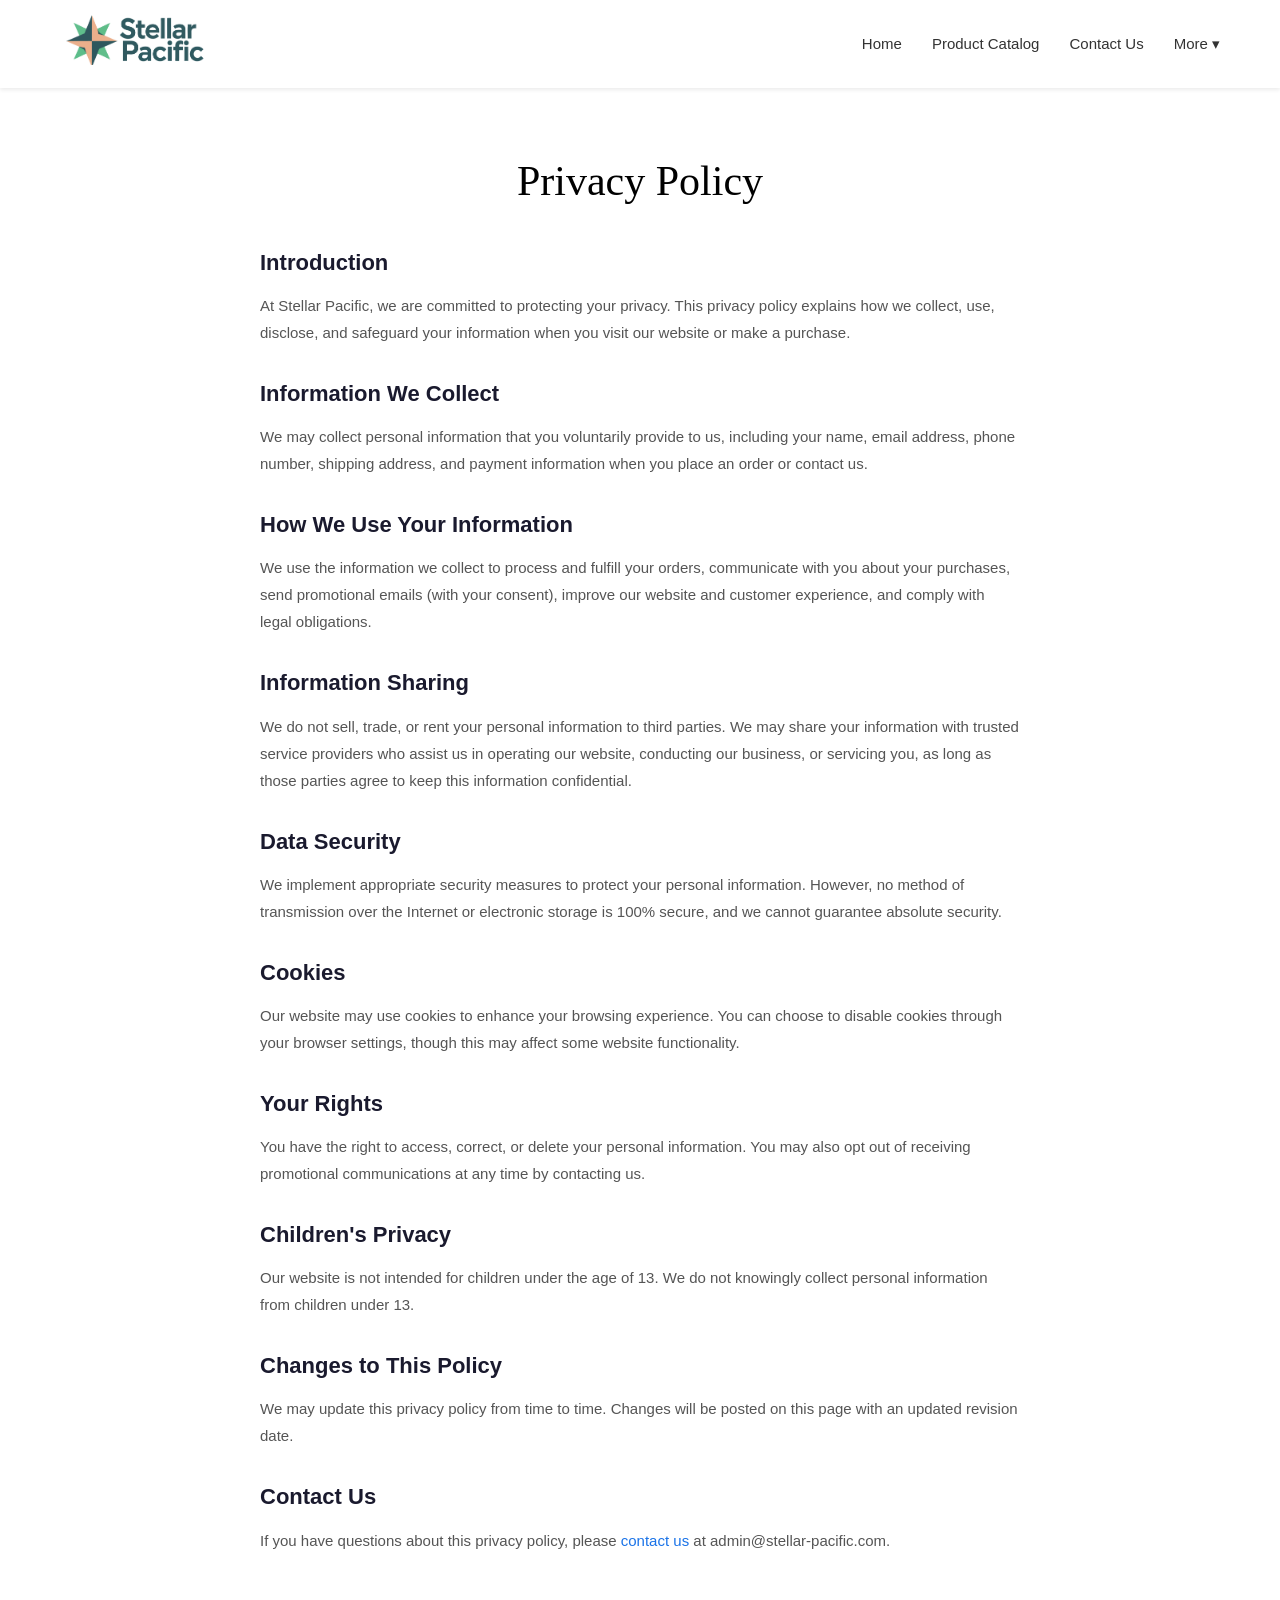
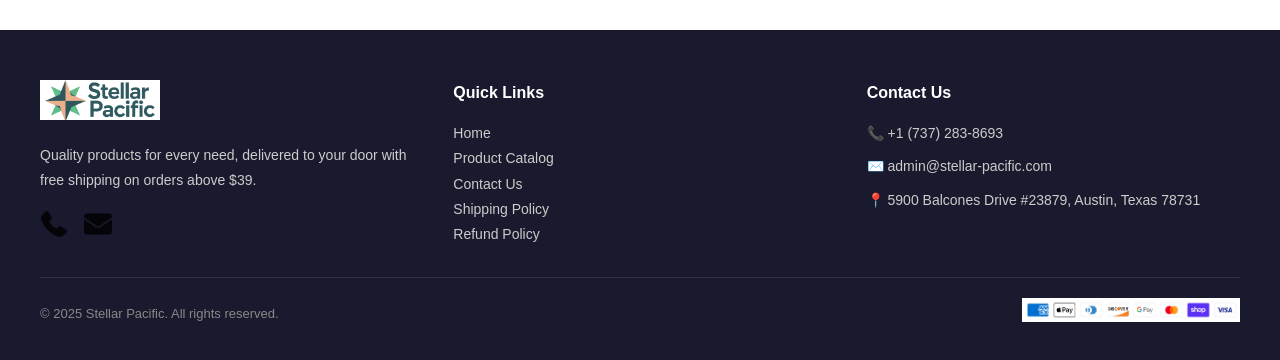
<file: pages/privacy.html>
<!DOCTYPE html>
<html lang="en">
<head>
  <meta charset="UTF-8">
  <meta name="viewport" content="width=device-width, initial-scale=1.0">
  <title>Privacy Policy - Stellar Pacific</title>
  <link rel="stylesheet" href="../css/styles.css">
</head>
<body>

  <header class="header">
    <div class="header-inner">
      <a href="../index.html" class="logo">
        <img src="../images/logo.jpg" alt="Stellar Pacific">
      </a>
      <button class="hamburger" aria-label="Menu">
        <span></span><span></span><span></span>
      </button>
      <nav class="nav">
        <a href="../index.html">Home</a>
        <a href="catalog.html">Product Catalog</a>
        <a href="contact.html">Contact Us</a>
        <div class="nav-dropdown">
          <a href="#">More ▾</a>
          <div class="dropdown-menu">
            <a href="shipping-policy.html">Shipping Policy</a>
            <a href="refund-policy.html">Refund Policy</a>
            <a href="terms.html">Terms &amp; Conditions</a>
            <a href="privacy.html" class="active">Privacy Policy</a>
            <a href="accessibility.html">Accessibility Statement</a>
          </div>
        </div>
      </nav>
    </div>
  </header>

  <div class="policy-page">
    <h1>Privacy Policy</h1>

    <h2>Introduction</h2>
    <p>At Stellar Pacific, we are committed to protecting your privacy. This privacy policy explains how we collect, use, disclose, and safeguard your information when you visit our website or make a purchase.</p>

    <h2>Information We Collect</h2>
    <p>We may collect personal information that you voluntarily provide to us, including your name, email address, phone number, shipping address, and payment information when you place an order or contact us.</p>

    <h2>How We Use Your Information</h2>
    <p>We use the information we collect to process and fulfill your orders, communicate with you about your purchases, send promotional emails (with your consent), improve our website and customer experience, and comply with legal obligations.</p>

    <h2>Information Sharing</h2>
    <p>We do not sell, trade, or rent your personal information to third parties. We may share your information with trusted service providers who assist us in operating our website, conducting our business, or servicing you, as long as those parties agree to keep this information confidential.</p>

    <h2>Data Security</h2>
    <p>We implement appropriate security measures to protect your personal information. However, no method of transmission over the Internet or electronic storage is 100% secure, and we cannot guarantee absolute security.</p>

    <h2>Cookies</h2>
    <p>Our website may use cookies to enhance your browsing experience. You can choose to disable cookies through your browser settings, though this may affect some website functionality.</p>

    <h2>Your Rights</h2>
    <p>You have the right to access, correct, or delete your personal information. You may also opt out of receiving promotional communications at any time by contacting us.</p>

    <h2>Children's Privacy</h2>
    <p>Our website is not intended for children under the age of 13. We do not knowingly collect personal information from children under 13.</p>

    <h2>Changes to This Policy</h2>
    <p>We may update this privacy policy from time to time. Changes will be posted on this page with an updated revision date.</p>

    <h2>Contact Us</h2>
    <p>If you have questions about this privacy policy, please <a href="contact.html" style="color: #1a73e8;">contact us</a> at admin@stellar-pacific.com.</p>
  </div>

  <footer class="footer">
    <div class="footer-inner">
      <div class="footer-col">
        <img src="../images/logo.jpg" alt="Stellar Pacific" class="footer-logo">
        <p>Quality products for every need, delivered to your door with free shipping on orders above $39.</p>
        <div class="footer-social">
          <a href="#"><img src="../images/icons/facebook.png" alt="Facebook"></a>
          <a href="#"><img src="../images/icons/instagram.png" alt="Instagram"></a>
        </div>
      </div>
      <div class="footer-col">
        <h3>Quick Links</h3>
        <p><a href="../index.html">Home</a></p>
        <p><a href="catalog.html">Product Catalog</a></p>
        <p><a href="contact.html">Contact Us</a></p>
        <p><a href="shipping-policy.html">Shipping Policy</a></p>
        <p><a href="refund-policy.html">Refund Policy</a></p>
      </div>
      <div class="footer-col footer-contact">
        <h3>Contact Us</h3>
        <p>📞 +1 (737) 283-8693</p>
        <p>✉️ admin@stellar-pacific.com</p>
        <p>📍 5900 Balcones Drive #23879, Austin, Texas 78731</p>
      </div>
    </div>
    <div class="footer-bottom">
      <p>&copy; 2025 Stellar Pacific. All rights reserved.</p>
      <div class="payment-methods">
        <img src="../images/payment-methods.png" alt="Payment Methods">
      </div>
    </div>
  </footer>

  <script src="../js/main.js"></script>
</body>
</html>
</file>
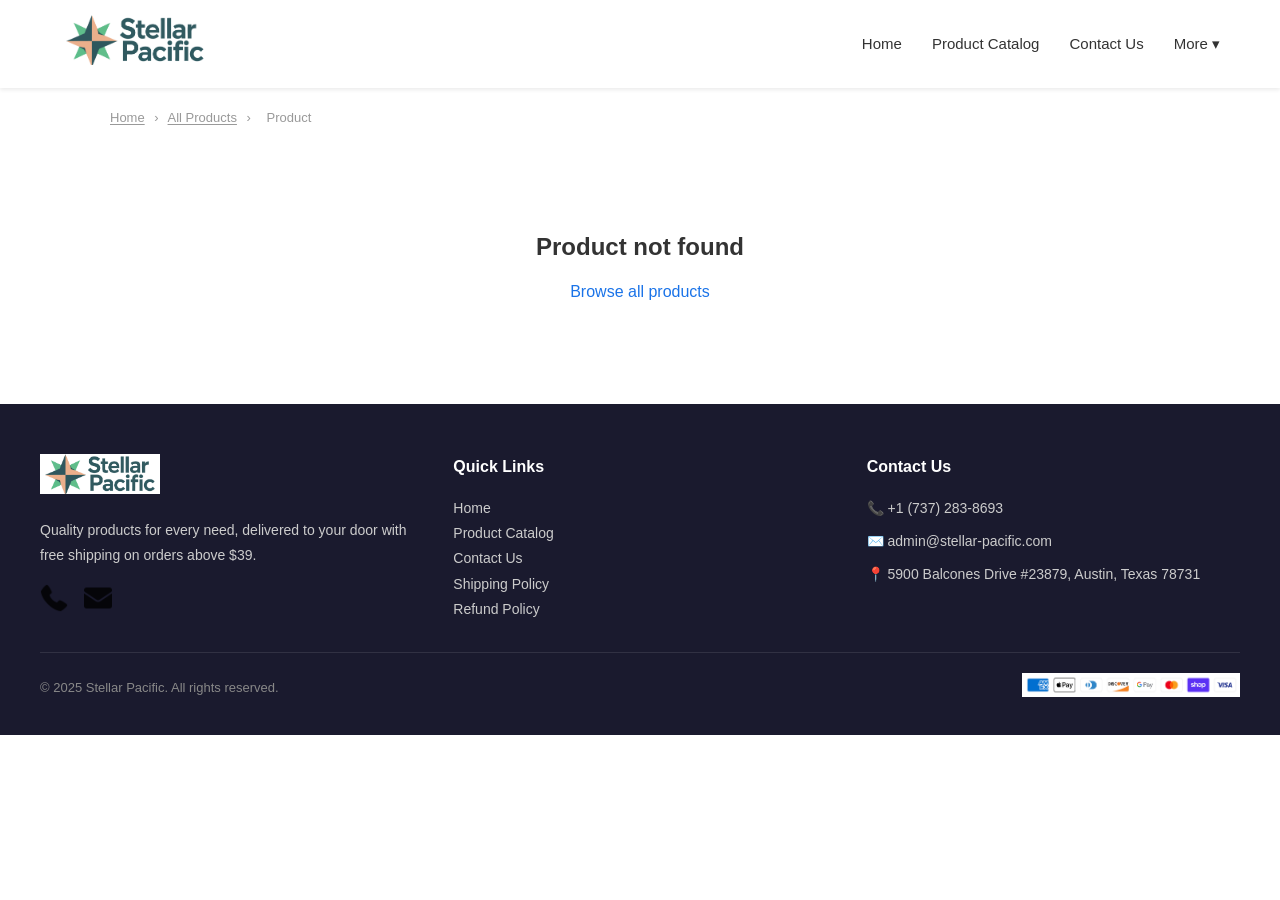
<file: pages/product.html>
<!DOCTYPE html>
<html lang="en">
<head>
  <meta charset="UTF-8">
  <meta name="viewport" content="width=device-width, initial-scale=1.0">
  <title>Product - Stellar Pacific</title>
  <link rel="stylesheet" href="../css/styles.css">
</head>
<body>

  <header class="header">
    <div class="header-inner">
      <a href="../index.html" class="logo">
        <img src="../images/logo.jpg" alt="Stellar Pacific">
      </a>
      <button class="hamburger" aria-label="Menu">
        <span></span><span></span><span></span>
      </button>
      <nav class="nav">
        <a href="../index.html">Home</a>
        <a href="catalog.html">Product Catalog</a>
        <a href="contact.html">Contact Us</a>
        <div class="nav-dropdown">
          <a href="#">More ▾</a>
          <div class="dropdown-menu">
            <a href="shipping-policy.html">Shipping Policy</a>
            <a href="refund-policy.html">Refund Policy</a>
            <a href="terms.html">Terms &amp; Conditions</a>
            <a href="privacy.html">Privacy Policy</a>
            <a href="accessibility.html">Accessibility Statement</a>
          </div>
        </div>
      </nav>
    </div>
  </header>

  <nav class="breadcrumb">
    <a href="../index.html">Home</a>
    <span>›</span>
    <a href="catalog.html">All Products</a>
    <span>›</span>
    <span id="breadcrumb-name">Product</span>
  </nav>

  <section class="product-detail" id="product-detail">
    <div class="product-detail-image">
      <img id="product-img" src="" alt="">
    </div>
    <div class="product-detail-info">
      <h1 id="product-title"></h1>
      <div class="product-detail-price" id="product-price"></div>
      <p class="product-detail-desc" id="product-desc"></p>
      <ul class="product-detail-features" id="product-features"></ul>
      <button class="add-to-cart">Add to Cart</button>
    </div>
  </section>

  <footer class="footer">
    <div class="footer-inner">
      <div class="footer-col">
        <img src="../images/logo.jpg" alt="Stellar Pacific" class="footer-logo">
        <p>Quality products for every need, delivered to your door with free shipping on orders above $39.</p>
        <div class="footer-social">
          <a href="#"><img src="../images/icons/facebook.png" alt="Facebook"></a>
          <a href="#"><img src="../images/icons/instagram.png" alt="Instagram"></a>
        </div>
      </div>
      <div class="footer-col">
        <h3>Quick Links</h3>
        <p><a href="../index.html">Home</a></p>
        <p><a href="catalog.html">Product Catalog</a></p>
        <p><a href="contact.html">Contact Us</a></p>
        <p><a href="shipping-policy.html">Shipping Policy</a></p>
        <p><a href="refund-policy.html">Refund Policy</a></p>
      </div>
      <div class="footer-col footer-contact">
        <h3>Contact Us</h3>
        <p>📞 +1 (737) 283-8693</p>
        <p>✉️ admin@stellar-pacific.com</p>
        <p>📍 5900 Balcones Drive #23879, Austin, Texas 78731</p>
      </div>
    </div>

    <div class="footer-bottom">
      <p>&copy; 2025 Stellar Pacific. All rights reserved.</p>
      <div class="payment-methods">
        <img src="../images/payment-methods.png" alt="Payment Methods">
      </div>
    </div>
  </footer>

  <script src="../js/main.js"></script>
  <script>
    var products = {
      "shower-caddy": { name: "Shower Caddy Rustproof", price: "$190.99", image: "../images/products/shower-caddy.png", desc: "A rustproof shower caddy built for daily use. Keeps your bathroom organized and clutter-free.", features: ["Compact design to save space", "Durable rustproof build", "Modern look that fits most styles", "Great for home or travel"] },
      "air-fryer-liners": { name: "Air Fryer Liners 100 Pack", price: "$148.55", image: "../images/products/air-fryer-liners.png", desc: "100-pack air fryer liners designed for easy cooking and cleanup. Compatible with most air fryer models.", features: ["Non-stick surface", "Food-grade material", "Easy to clean and dispose", "Compatible with most air fryers"] },
      "electric-kettle": { name: "Electric Kettle 1.7L", price: "$183.16", image: "../images/products/electric-kettle.png", desc: "A 1.7L electric kettle with fast boiling and auto shut-off. Perfect for tea, coffee, and more.", features: ["Fast boiling technology", "Auto shut-off for safety", "1.7 liter capacity", "Great for home or office"] },
      "ceramic-mug": { name: "Ceramic Coffee Mug 350ml", price: "$65.45", image: "../images/products/ceramic-mug.png", desc: "A 350ml ceramic coffee mug with a comfortable grip. Perfect for your morning coffee or tea.", features: ["350ml capacity", "Comfortable handle grip", "Dishwasher safe", "Modern minimalist design"] },
      "microfiber-cloths": { name: "Microfiber Cleaning Cloths 12 Pack", price: "$209.19", image: "../images/products/microfiber-cloths.png", desc: "12-pack of premium microfiber cleaning cloths. Super absorbent and lint-free for all surfaces.", features: ["Super absorbent material", "Lint-free cleaning", "Reusable and machine washable", "Works on all surfaces"] },
      "phone-tripod": { name: "Portable Phone Tripod Stand", price: "$131.19", image: "../images/products/phone-tripod.png", desc: "A portable phone tripod stand perfect for video calls, content creation, and photography.", features: ["Adjustable height", "Universal phone compatibility", "Lightweight and portable", "Stable base design"] },
      "hdmi-cable": { name: "HDMI Cable 2m High Speed", price: "$173.74", image: "../images/products/hdmi-cable.png", desc: "A 2-meter high-speed HDMI cable supporting 4K resolution. Perfect for TVs, monitors, and gaming.", features: ["4K resolution support", "2 meter length", "Gold-plated connectors", "Universal compatibility"] },
      "smart-plug": { name: "Smart Plug Wi-Fi 2 Pack", price: "$219.70", image: "../images/products/smart-plug.png", desc: "A 2-pack Wi-Fi smart plug for controlling your devices remotely. Compatible with voice assistants.", features: ["Wi-Fi enabled", "Voice assistant compatible", "Remote control via app", "Energy monitoring"] },
      "lunch-bag": { name: "Insulated Lunch Bag", price: "$241.83", image: "../images/products/lunch-bag.png", desc: "An insulated lunch bag that keeps food fresh for hours. Durable build with multiple compartments.", features: ["Keeps food hot or cold", "Multiple compartments", "Durable and easy to clean", "Great for work or school"] },
      "resistance-bands": { name: "Resistance Bands Set 5 levels", price: "$133.75", image: "../images/products/resistance-bands.png", desc: "A set of 5 resistance bands with varying tension levels. Perfect for home workouts and rehabilitation.", features: ["5 resistance levels", "Latex-free material", "Portable carry bag included", "Suitable for all fitness levels"] },
      "yoga-mat": { name: "Yoga Mat Non-Slip 6mm", price: "$66.10", image: "../images/products/yoga-mat.png", desc: "A 6mm non-slip yoga mat built for daily use. Suitable for yoga, pilates, and floor exercises.", features: ["Compact design to save space", "Durable build for everyday use", "Modern look that fits most styles", "Great for home, office, or travel"] },
      "led-desk-lamp": { name: "LED Desk Lamp with USB Port", price: "$210.80", image: "../images/products/led-desk-lamp.png", desc: "An LED desk lamp with built-in USB charging port. Adjustable brightness for optimal lighting.", features: ["Built-in USB charging port", "Adjustable brightness levels", "Energy efficient LED", "Flexible arm design"] },
      "spatula-set": { name: "Kitchen Silicone Spatula Set 5 pcs", price: "$25.15", image: "../images/products/spatula-set.png", desc: "A 5-piece kitchen silicone spatula set. Heat-resistant and non-stick friendly for all your cooking needs.", features: ["5-piece set", "Heat-resistant silicone", "Non-stick friendly", "Dishwasher safe"] },
      "frying-pan": { name: "Non-Stick Frying Pan 28cm", price: "$221.50", image: "../images/products/frying-pan.png", desc: "A 28cm non-stick frying pan with even heat distribution. Perfect for everyday cooking.", features: ["28cm diameter", "Premium non-stick coating", "Even heat distribution", "Comfortable handle grip"] },
      "bluetooth-earbuds": { name: "Bluetooth Earbuds with Charging Case", price: "$174.58", image: "../images/products/bluetooth-earbuds.png", desc: "Wireless Bluetooth earbuds with a compact charging case. Crystal clear audio and long battery life.", features: ["Bluetooth 5.0 connectivity", "Compact charging case", "Long battery life", "Crystal clear audio"] },
      "usb-c-charger": { name: "USB-C Fast Charger 30W", price: "$206.51", image: "../images/products/usb-c-charger.png", desc: "A 30W USB-C fast charger compatible with most modern devices. Compact and travel-friendly.", features: ["30W fast charging", "USB-C universal connector", "Compact travel design", "Overcharge protection"] },
      "wireless-mouse": { name: "Wireless Ergonomic Mouse", price: "$247.91", image: "../images/products/wireless-mouse.png", desc: "A wireless ergonomic mouse built for daily use. Designed for comfort during long work sessions.", features: ["Works well as a practical gift", "Lightweight and easy to carry", "Easy to clean and maintain", "Great for home, office, or travel"] },
      "water-bottle": { name: "Stainless Steel Water Bottle 1L", price: "$60.45", image: "../images/products/water-bottle.png", desc: "A 1-liter stainless steel water bottle. Keeps drinks hot or cold for hours with double-wall insulation.", features: ["1 liter capacity", "Double-wall insulation", "Leak-proof lid", "BPA-free material"] },
      "ceramic-vase": { name: "Ceramic Flower Vase", price: "$270.00", image: "../images/products/ceramic-vase.jpg", desc: "A beautifully crafted ceramic flower vase. Perfect as a centerpiece or decorative accent for any room.", features: ["Premium ceramic construction", "Elegant minimalist design", "Suitable for fresh or dried flowers", "Easy to clean"] },
      "tote-bag": { name: "Minimalist Tote Bag", price: "$20.00", image: "../images/products/tote-bag.jpg", desc: "A minimalist tote bag perfect for everyday use. Spacious interior with durable construction.", features: ["Spacious interior", "Durable construction", "Minimalist design", "Comfortable straps"] },
      "eye-serum": { name: "Hydrating Eye Serum", price: "$56.00", image: "../images/products/eye-serum.jpg", desc: "A hydrating eye serum that revitalizes and refreshes tired eyes. Lightweight formula absorbs quickly.", features: ["Lightweight formula", "Quick absorption", "Hydrating ingredients", "Suitable for all skin types"] },
      "golf-sweater": { name: "Knitted Golf Sweater", price: "$275.00", image: "../images/products/golf-sweater.jpg", desc: "A knitted golf sweater combining style and comfort. Perfect for the course or casual wear.", features: ["Premium knit fabric", "Comfortable fit", "Stylish design", "Machine washable"] },
      "round-eyeglasses": { name: "Round Eyeglasses", price: "$80.00", image: "../images/products/round-eyeglasses.jpg", desc: "Classic round eyeglasses with a timeless design. Lightweight frame for all-day comfort.", features: ["Classic round design", "Lightweight frame", "All-day comfort", "Prescription-ready"] },
      "essential-oil-diffuser": { name: "Essential Oil Diffuser", price: "$119.00", image: "../images/products/essential-oil-diffuser.jpg", desc: "An essential oil diffuser that fills your space with soothing aromas. Features multiple mist settings.", features: ["Multiple mist settings", "Quiet operation", "Auto shut-off", "LED mood lighting"] }
    };

    var params = new URLSearchParams(window.location.search);
    var id = params.get('id');
    var product = products[id];

    if (product) {
      document.title = product.name + ' - Stellar Pacific';
      document.getElementById('breadcrumb-name').textContent = product.name;
      document.getElementById('product-img').src = product.image;
      document.getElementById('product-img').alt = product.name;
      document.getElementById('product-title').textContent = product.name;
      document.getElementById('product-price').textContent = product.price;
      document.getElementById('product-desc').textContent = product.desc;
      var featuresEl = document.getElementById('product-features');
      product.features.forEach(function(f) {
        var li = document.createElement('li');
        li.textContent = f;
        featuresEl.appendChild(li);
      });
    } else {
      document.getElementById('product-detail').innerHTML = '<div style="text-align:center;padding:60px 20px;grid-column:1/-1"><h2>Product not found</h2><p style="margin-top:12px"><a href="catalog.html" style="color:#1a73e8">Browse all products</a></p></div>';
    }
  </script>
</body>
</html>
</file>
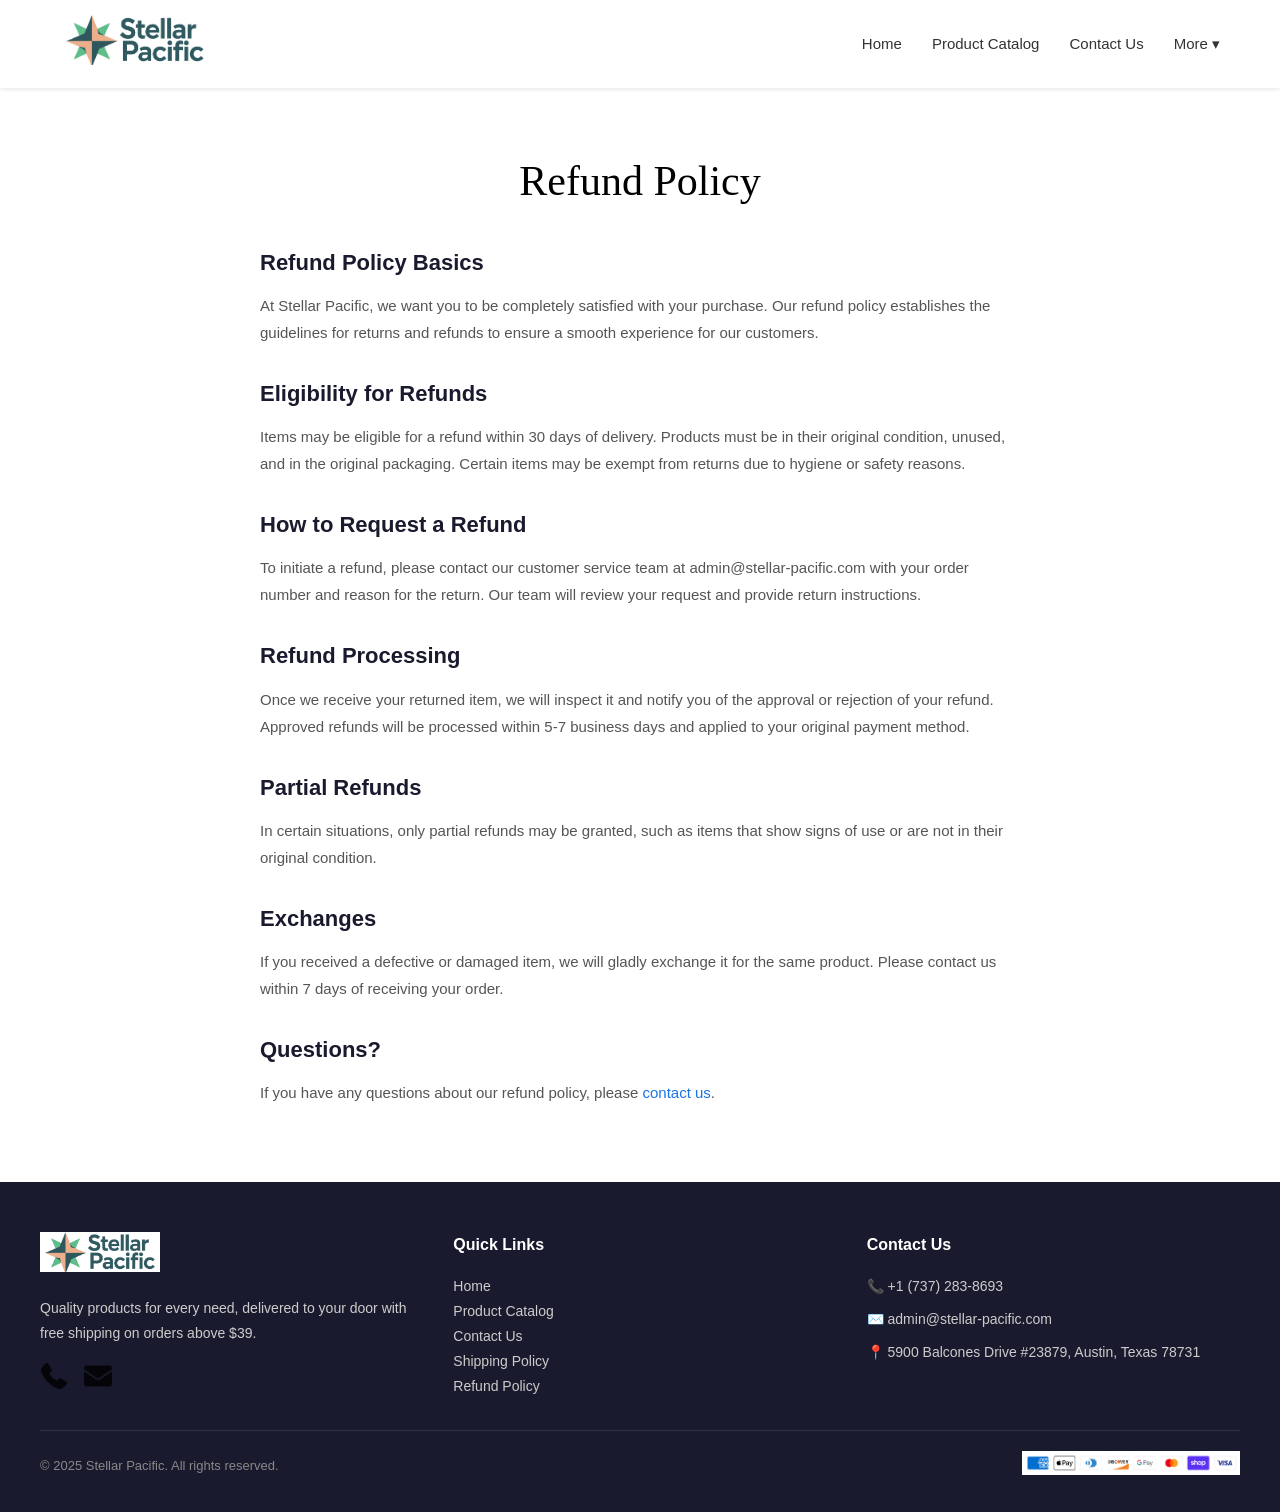
<file: pages/refund-policy.html>
<!DOCTYPE html>
<html lang="en">
<head>
  <meta charset="UTF-8">
  <meta name="viewport" content="width=device-width, initial-scale=1.0">
  <title>Refund Policy - Stellar Pacific</title>
  <link rel="stylesheet" href="../css/styles.css">
</head>
<body>

  <header class="header">
    <div class="header-inner">
      <a href="../index.html" class="logo">
        <img src="../images/logo.jpg" alt="Stellar Pacific">
      </a>
      <button class="hamburger" aria-label="Menu">
        <span></span><span></span><span></span>
      </button>
      <nav class="nav">
        <a href="../index.html">Home</a>
        <a href="catalog.html">Product Catalog</a>
        <a href="contact.html">Contact Us</a>
        <div class="nav-dropdown">
          <a href="#">More ▾</a>
          <div class="dropdown-menu">
            <a href="shipping-policy.html">Shipping Policy</a>
            <a href="refund-policy.html" class="active">Refund Policy</a>
            <a href="terms.html">Terms &amp; Conditions</a>
            <a href="privacy.html">Privacy Policy</a>
            <a href="accessibility.html">Accessibility Statement</a>
          </div>
        </div>
      </nav>
    </div>
  </header>

  <div class="policy-page">
    <h1>Refund Policy</h1>

    <h2>Refund Policy Basics</h2>
    <p>At Stellar Pacific, we want you to be completely satisfied with your purchase. Our refund policy establishes the guidelines for returns and refunds to ensure a smooth experience for our customers.</p>

    <h2>Eligibility for Refunds</h2>
    <p>Items may be eligible for a refund within 30 days of delivery. Products must be in their original condition, unused, and in the original packaging. Certain items may be exempt from returns due to hygiene or safety reasons.</p>

    <h2>How to Request a Refund</h2>
    <p>To initiate a refund, please contact our customer service team at admin@stellar-pacific.com with your order number and reason for the return. Our team will review your request and provide return instructions.</p>

    <h2>Refund Processing</h2>
    <p>Once we receive your returned item, we will inspect it and notify you of the approval or rejection of your refund. Approved refunds will be processed within 5-7 business days and applied to your original payment method.</p>

    <h2>Partial Refunds</h2>
    <p>In certain situations, only partial refunds may be granted, such as items that show signs of use or are not in their original condition.</p>

    <h2>Exchanges</h2>
    <p>If you received a defective or damaged item, we will gladly exchange it for the same product. Please contact us within 7 days of receiving your order.</p>

    <h2>Questions?</h2>
    <p>If you have any questions about our refund policy, please <a href="contact.html" style="color: #1a73e8;">contact us</a>.</p>
  </div>

  <footer class="footer">
    <div class="footer-inner">
      <div class="footer-col">
        <img src="../images/logo.jpg" alt="Stellar Pacific" class="footer-logo">
        <p>Quality products for every need, delivered to your door with free shipping on orders above $39.</p>
        <div class="footer-social">
          <a href="#"><img src="../images/icons/facebook.png" alt="Facebook"></a>
          <a href="#"><img src="../images/icons/instagram.png" alt="Instagram"></a>
        </div>
      </div>
      <div class="footer-col">
        <h3>Quick Links</h3>
        <p><a href="../index.html">Home</a></p>
        <p><a href="catalog.html">Product Catalog</a></p>
        <p><a href="contact.html">Contact Us</a></p>
        <p><a href="shipping-policy.html">Shipping Policy</a></p>
        <p><a href="refund-policy.html">Refund Policy</a></p>
      </div>
      <div class="footer-col footer-contact">
        <h3>Contact Us</h3>
        <p>📞 +1 (737) 283-8693</p>
        <p>✉️ admin@stellar-pacific.com</p>
        <p>📍 5900 Balcones Drive #23879, Austin, Texas 78731</p>
      </div>
    </div>
    <div class="footer-bottom">
      <p>&copy; 2025 Stellar Pacific. All rights reserved.</p>
      <div class="payment-methods">
        <img src="../images/payment-methods.png" alt="Payment Methods">
      </div>
    </div>
  </footer>

  <script src="../js/main.js"></script>
</body>
</html>
</file>
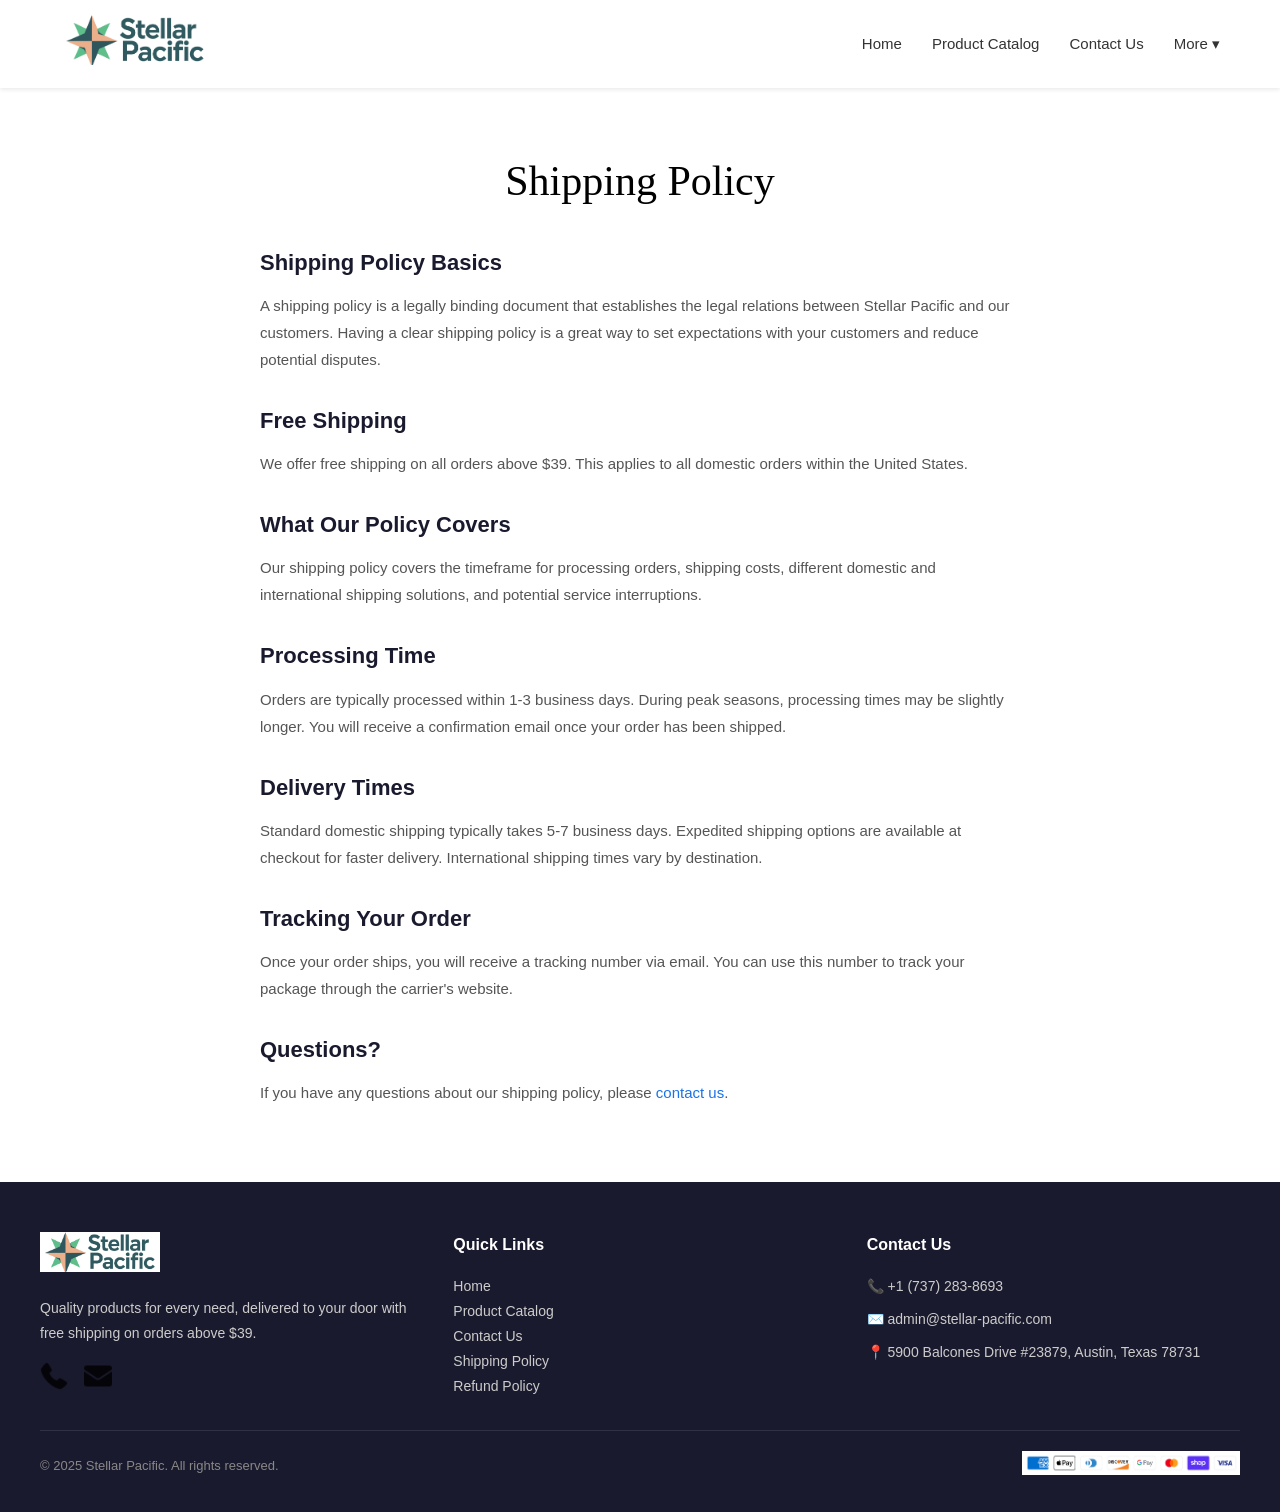
<file: pages/shipping-policy.html>
<!DOCTYPE html>
<html lang="en">
<head>
  <meta charset="UTF-8">
  <meta name="viewport" content="width=device-width, initial-scale=1.0">
  <title>Shipping Policy - Stellar Pacific</title>
  <link rel="stylesheet" href="../css/styles.css">
</head>
<body>

  <header class="header">
    <div class="header-inner">
      <a href="../index.html" class="logo">
        <img src="../images/logo.jpg" alt="Stellar Pacific">
      </a>
      <button class="hamburger" aria-label="Menu">
        <span></span><span></span><span></span>
      </button>
      <nav class="nav">
        <a href="../index.html">Home</a>
        <a href="catalog.html">Product Catalog</a>
        <a href="contact.html">Contact Us</a>
        <div class="nav-dropdown">
          <a href="#">More ▾</a>
          <div class="dropdown-menu">
            <a href="shipping-policy.html" class="active">Shipping Policy</a>
            <a href="refund-policy.html">Refund Policy</a>
            <a href="terms.html">Terms &amp; Conditions</a>
            <a href="privacy.html">Privacy Policy</a>
            <a href="accessibility.html">Accessibility Statement</a>
          </div>
        </div>
      </nav>
    </div>
  </header>

  <div class="policy-page">
    <h1>Shipping Policy</h1>

    <h2>Shipping Policy Basics</h2>
    <p>A shipping policy is a legally binding document that establishes the legal relations between Stellar Pacific and our customers. Having a clear shipping policy is a great way to set expectations with your customers and reduce potential disputes.</p>

    <h2>Free Shipping</h2>
    <p>We offer free shipping on all orders above $39. This applies to all domestic orders within the United States.</p>

    <h2>What Our Policy Covers</h2>
    <p>Our shipping policy covers the timeframe for processing orders, shipping costs, different domestic and international shipping solutions, and potential service interruptions.</p>

    <h2>Processing Time</h2>
    <p>Orders are typically processed within 1-3 business days. During peak seasons, processing times may be slightly longer. You will receive a confirmation email once your order has been shipped.</p>

    <h2>Delivery Times</h2>
    <p>Standard domestic shipping typically takes 5-7 business days. Expedited shipping options are available at checkout for faster delivery. International shipping times vary by destination.</p>

    <h2>Tracking Your Order</h2>
    <p>Once your order ships, you will receive a tracking number via email. You can use this number to track your package through the carrier's website.</p>

    <h2>Questions?</h2>
    <p>If you have any questions about our shipping policy, please <a href="contact.html" style="color: #1a73e8;">contact us</a>.</p>
  </div>

  <footer class="footer">
    <div class="footer-inner">
      <div class="footer-col">
        <img src="../images/logo.jpg" alt="Stellar Pacific" class="footer-logo">
        <p>Quality products for every need, delivered to your door with free shipping on orders above $39.</p>
        <div class="footer-social">
          <a href="#"><img src="../images/icons/facebook.png" alt="Facebook"></a>
          <a href="#"><img src="../images/icons/instagram.png" alt="Instagram"></a>
        </div>
      </div>
      <div class="footer-col">
        <h3>Quick Links</h3>
        <p><a href="../index.html">Home</a></p>
        <p><a href="catalog.html">Product Catalog</a></p>
        <p><a href="contact.html">Contact Us</a></p>
        <p><a href="shipping-policy.html">Shipping Policy</a></p>
        <p><a href="refund-policy.html">Refund Policy</a></p>
      </div>
      <div class="footer-col footer-contact">
        <h3>Contact Us</h3>
        <p>📞 +1 (737) 283-8693</p>
        <p>✉️ admin@stellar-pacific.com</p>
        <p>📍 5900 Balcones Drive #23879, Austin, Texas 78731</p>
      </div>
    </div>

    <div class="footer-bottom">
      <p>&copy; 2025 Stellar Pacific. All rights reserved.</p>
      <div class="payment-methods">
        <img src="../images/payment-methods.png" alt="Payment Methods">
      </div>
    </div>
  </footer>

  <script src="../js/main.js"></script>
</body>
</html>
</file>
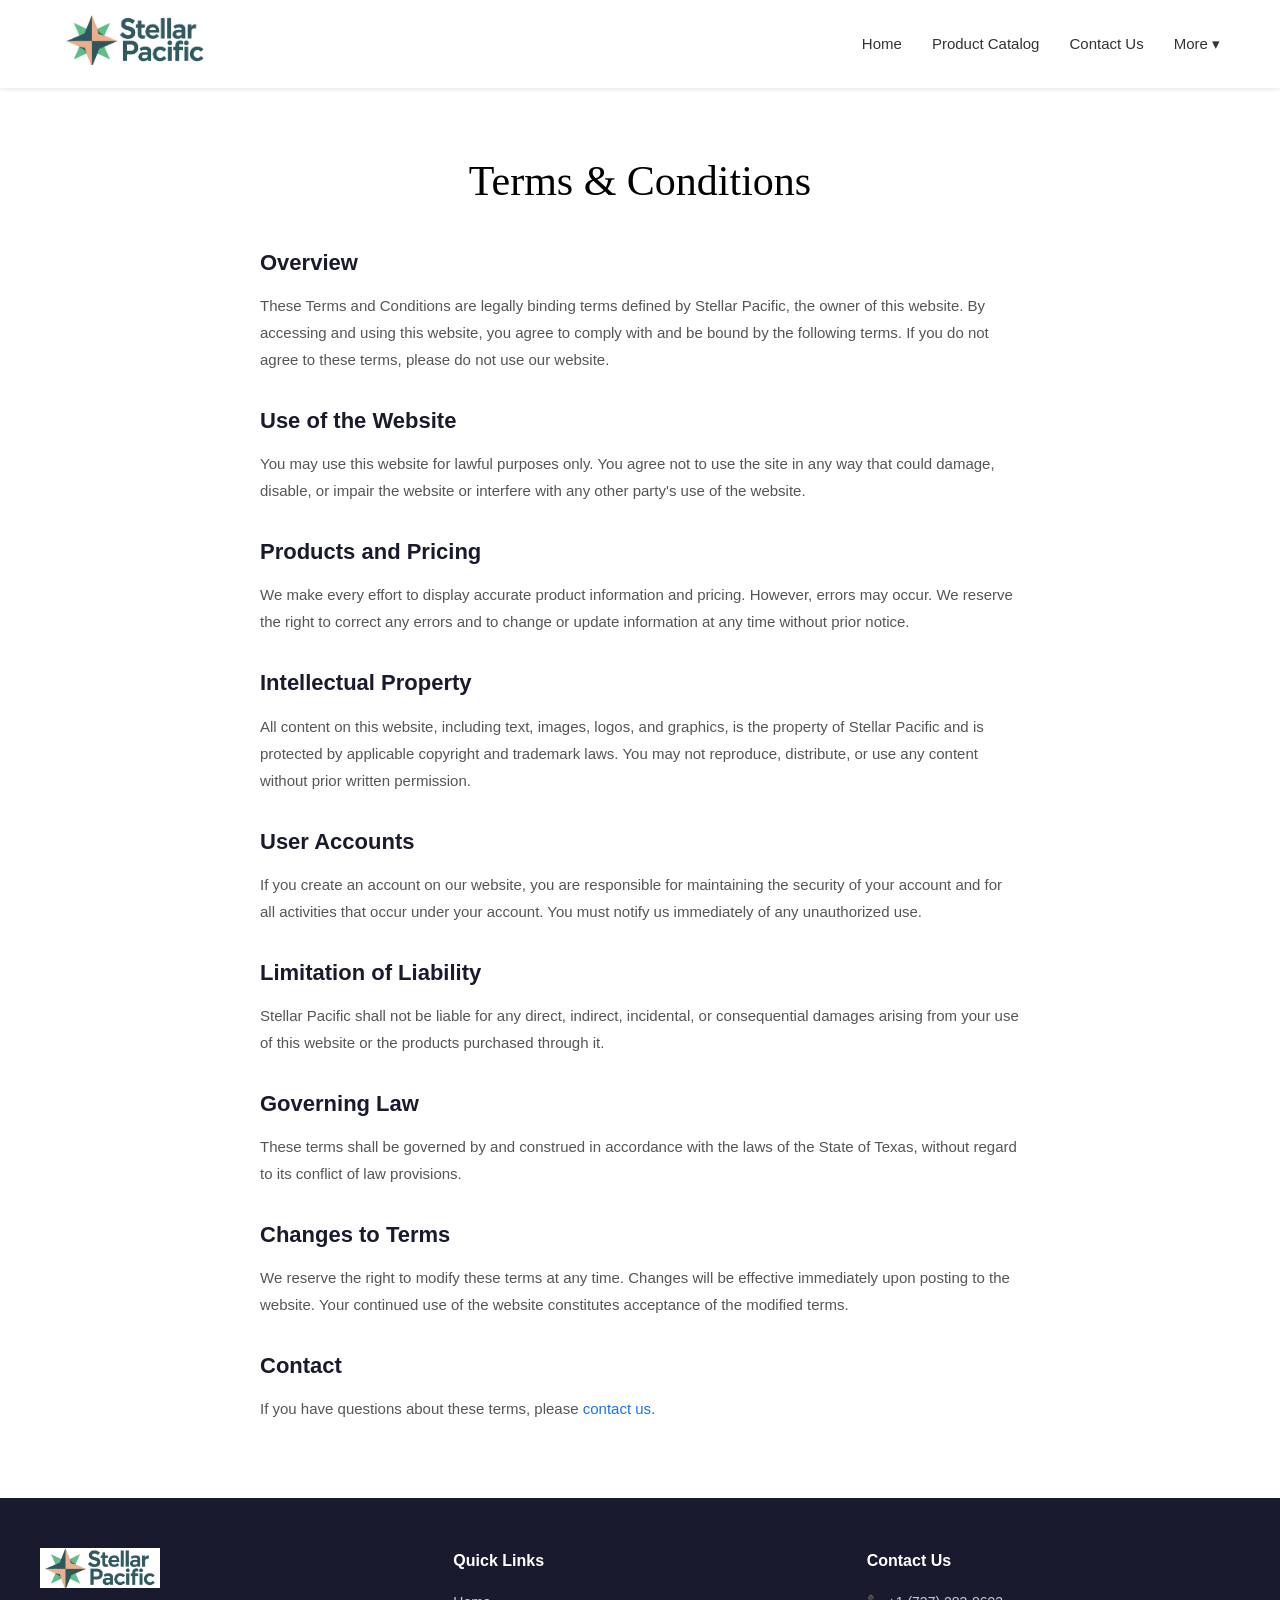
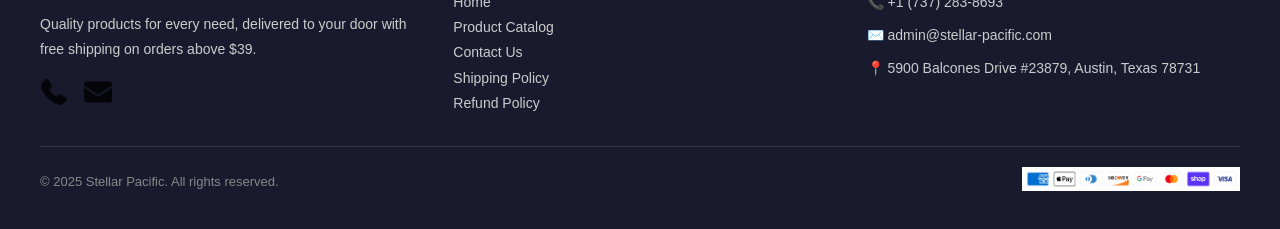
<file: pages/terms.html>
<!DOCTYPE html>
<html lang="en">
<head>
  <meta charset="UTF-8">
  <meta name="viewport" content="width=device-width, initial-scale=1.0">
  <title>Terms &amp; Conditions - Stellar Pacific</title>
  <link rel="stylesheet" href="../css/styles.css">
</head>
<body>

  <header class="header">
    <div class="header-inner">
      <a href="../index.html" class="logo">
        <img src="../images/logo.jpg" alt="Stellar Pacific">
      </a>
      <button class="hamburger" aria-label="Menu">
        <span></span><span></span><span></span>
      </button>
      <nav class="nav">
        <a href="../index.html">Home</a>
        <a href="catalog.html">Product Catalog</a>
        <a href="contact.html">Contact Us</a>
        <div class="nav-dropdown">
          <a href="#">More ▾</a>
          <div class="dropdown-menu">
            <a href="shipping-policy.html">Shipping Policy</a>
            <a href="refund-policy.html">Refund Policy</a>
            <a href="terms.html" class="active">Terms &amp; Conditions</a>
            <a href="privacy.html">Privacy Policy</a>
            <a href="accessibility.html">Accessibility Statement</a>
          </div>
        </div>
      </nav>
    </div>
  </header>

  <div class="policy-page">
    <h1>Terms &amp; Conditions</h1>

    <h2>Overview</h2>
    <p>These Terms and Conditions are legally binding terms defined by Stellar Pacific, the owner of this website. By accessing and using this website, you agree to comply with and be bound by the following terms. If you do not agree to these terms, please do not use our website.</p>

    <h2>Use of the Website</h2>
    <p>You may use this website for lawful purposes only. You agree not to use the site in any way that could damage, disable, or impair the website or interfere with any other party's use of the website.</p>

    <h2>Products and Pricing</h2>
    <p>We make every effort to display accurate product information and pricing. However, errors may occur. We reserve the right to correct any errors and to change or update information at any time without prior notice.</p>

    <h2>Intellectual Property</h2>
    <p>All content on this website, including text, images, logos, and graphics, is the property of Stellar Pacific and is protected by applicable copyright and trademark laws. You may not reproduce, distribute, or use any content without prior written permission.</p>

    <h2>User Accounts</h2>
    <p>If you create an account on our website, you are responsible for maintaining the security of your account and for all activities that occur under your account. You must notify us immediately of any unauthorized use.</p>

    <h2>Limitation of Liability</h2>
    <p>Stellar Pacific shall not be liable for any direct, indirect, incidental, or consequential damages arising from your use of this website or the products purchased through it.</p>

    <h2>Governing Law</h2>
    <p>These terms shall be governed by and construed in accordance with the laws of the State of Texas, without regard to its conflict of law provisions.</p>

    <h2>Changes to Terms</h2>
    <p>We reserve the right to modify these terms at any time. Changes will be effective immediately upon posting to the website. Your continued use of the website constitutes acceptance of the modified terms.</p>

    <h2>Contact</h2>
    <p>If you have questions about these terms, please <a href="contact.html" style="color: #1a73e8;">contact us</a>.</p>
  </div>

  <footer class="footer">
    <div class="footer-inner">
      <div class="footer-col">
        <img src="../images/logo.jpg" alt="Stellar Pacific" class="footer-logo">
        <p>Quality products for every need, delivered to your door with free shipping on orders above $39.</p>
        <div class="footer-social">
          <a href="#"><img src="../images/icons/facebook.png" alt="Facebook"></a>
          <a href="#"><img src="../images/icons/instagram.png" alt="Instagram"></a>
        </div>
      </div>
      <div class="footer-col">
        <h3>Quick Links</h3>
        <p><a href="../index.html">Home</a></p>
        <p><a href="catalog.html">Product Catalog</a></p>
        <p><a href="contact.html">Contact Us</a></p>
        <p><a href="shipping-policy.html">Shipping Policy</a></p>
        <p><a href="refund-policy.html">Refund Policy</a></p>
      </div>
      <div class="footer-col footer-contact">
        <h3>Contact Us</h3>
        <p>📞 +1 (737) 283-8693</p>
        <p>✉️ admin@stellar-pacific.com</p>
        <p>📍 5900 Balcones Drive #23879, Austin, Texas 78731</p>
      </div>
    </div>
    <div class="footer-bottom">
      <p>&copy; 2025 Stellar Pacific. All rights reserved.</p>
      <div class="payment-methods">
        <img src="../images/payment-methods.png" alt="Payment Methods">
      </div>
    </div>
  </footer>

  <script src="../js/main.js"></script>
</body>
</html>
</file>
<file: css/styles.css>
* {
  margin: 0;
  padding: 0;
  box-sizing: border-box;
}

body {
  font-family: 'Helvetica Neue', Arial, sans-serif;
  color: #333;
  line-height: 1.6;
  background: #fff;
}

a {
  text-decoration: none;
  color: inherit;
}

img {
  max-width: 100%;
  height: auto;
}

/* Header */
.header {
  background: #fff;
  box-shadow: 0 2px 4px rgba(0,0,0,0.08);
  position: sticky;
  top: 0;
  z-index: 100;
}

.header-inner {
  max-width: 1200px;
  margin: 0 auto;
  padding: 15px 20px;
  display: flex;
  align-items: center;
  justify-content: space-between;
}

.logo img {
  height: 50px;
  width: auto;
}

.nav {
  display: flex;
  align-items: center;
  gap: 30px;
}

.nav a {
  font-size: 15px;
  font-weight: 500;
  color: #333;
  transition: color 0.2s;
  padding: 5px 0;
}

.nav a:hover,
.nav a.active {
  color: #1a73e8;
}

.nav-dropdown {
  position: relative;
}

.nav-dropdown .dropdown-menu {
  display: none;
  position: absolute;
  top: 100%;
  right: 0;
  background: #fff;
  box-shadow: 0 4px 12px rgba(0,0,0,0.12);
  border-radius: 8px;
  min-width: 200px;
  padding: 8px 0;
  z-index: 200;
}

.nav-dropdown:hover .dropdown-menu {
  display: block;
}

.dropdown-menu a {
  display: block;
  padding: 10px 20px;
  font-size: 14px;
}

.dropdown-menu a:hover {
  background: #f5f5f5;
}

.hamburger {
  display: none;
  flex-direction: column;
  gap: 5px;
  cursor: pointer;
  background: none;
  border: none;
  padding: 5px;
}

.hamburger span {
  width: 24px;
  height: 2px;
  background: #333;
  transition: 0.3s;
}

/* Promo Hero Banner */
.promo-hero {
  background: #d60000;
  color: #fff;
  padding: 90px 20px;
  text-align: center;
}

.promo-hero-content {
  max-width: 1100px;
  margin: 0 auto;
}

.promo-hero h1 {
  font-family: Georgia, 'Times New Roman', serif;
  font-size: 64px;
  font-weight: 400;
  line-height: 1.15;
  margin-bottom: 32px;
}

.promo-subtitle {
  font-size: 19px;
  color: rgba(255,255,255,0.82);
  margin-bottom: 40px;
  margin-top: -8px;
}

.promo-shop-now {
  display: inline-block;
  color: #fff;
  font-size: 15px;
  font-weight: 600;
  letter-spacing: 1.5px;
  text-transform: uppercase;
  border: 2px solid rgba(255,255,255,0.85);
  padding: 16px 52px;
  transition: all 0.25s;
}

.promo-shop-now:hover {
  background: #fff;
  color: #d60000;
  border-color: #fff;
}

/* Perks Strip */
.perks-strip {
  border-bottom: 1px solid #e8e8e8;
  background: #fff;
  padding: 32px 20px;
}

.perks-inner {
  max-width: 1200px;
  margin: 0 auto;
  display: grid;
  grid-template-columns: repeat(4, 1fr);
  gap: 16px;
}

.perk {
  display: flex;
  align-items: center;
  gap: 16px;
  padding: 0 8px;
}

.perk-icon {
  font-size: 30px;
  flex-shrink: 0;
}

.perk-text strong {
  display: block;
  font-size: 14px;
  font-weight: 600;
  color: #1a1a2e;
  margin-bottom: 3px;
}

.perk-text span {
  font-size: 13px;
  color: #888;
}

/* Page Hero (interior pages) */
.page-hero {
  background: #1a1a2e;
  color: #fff;
  padding: 70px 20px;
  text-align: center;
}

.page-hero h1 {
  font-family: Georgia, 'Times New Roman', serif;
  font-size: 48px;
  font-weight: 400;
  margin-bottom: 12px;
}

.page-hero p {
  font-size: 17px;
  color: rgba(255,255,255,0.75);
  max-width: 520px;
  margin: 0 auto;
}

/* Breadcrumb */
.breadcrumb {
  max-width: 1100px;
  margin: 0 auto;
  padding: 20px 20px 0;
  font-size: 13px;
  color: #999;
}

.breadcrumb a {
  color: #999;
  text-decoration: underline;
  text-underline-offset: 2px;
}

.breadcrumb a:hover {
  color: #333;
}

.breadcrumb span {
  margin: 0 6px;
}

/* Hero */
.hero {
  position: relative;
  height: 500px;
  display: flex;
  align-items: center;
  justify-content: center;
  text-align: center;
  color: #fff;
  overflow: hidden;
}

.hero-bg {
  position: absolute;
  inset: 0;
  background-image: url('../images/banner1.jpg');
  background-size: cover;
  background-position: center;
  z-index: 0;
}

.hero-bg::after {
  content: '';
  position: absolute;
  inset: 0;
  background: rgba(0,0,0,0.45);
}

.hero-content {
  position: relative;
  z-index: 1;
  max-width: 600px;
  padding: 20px;
}

.hero h1 {
  font-size: 48px;
  font-weight: 700;
  margin-bottom: 16px;
  letter-spacing: -0.5px;
}

.hero p {
  font-size: 18px;
  margin-bottom: 24px;
  opacity: 0.9;
}

.btn {
  display: inline-block;
  padding: 14px 36px;
  background: #fff;
  color: #1a1a2e;
  font-size: 15px;
  font-weight: 600;
  border-radius: 4px;
  transition: all 0.2s;
  border: 2px solid #fff;
}

.btn:hover {
  background: transparent;
  color: #fff;
}

.btn-primary {
  background: #1a1a2e;
  color: #fff;
  border-color: #1a1a2e;
}

.btn-primary:hover {
  background: #2d2d4a;
  border-color: #2d2d4a;
}

/* Products Section */
.section {
  max-width: 1200px;
  margin: 0 auto;
  padding: 60px 20px;
}

.section-header {
  display: flex;
  justify-content: space-between;
  align-items: center;
  margin-bottom: 40px;
}

.section-title {
  font-family: Georgia, 'Times New Roman', serif;
  font-size: 42px;
  font-weight: 400;
  color: #000;
  margin-bottom: 0;
}

.section-header .section-title {
  margin-bottom: 0;
}

.view-all {
  font-size: 15px;
  font-weight: 400;
  color: #000;
  border: 1px solid #000;
  padding: 14px 32px;
  transition: all 0.2s;
}

.view-all:hover {
  background: #000;
  color: #fff;
}

/* Banner Images */
.banner-images {
  max-width: 1200px;
  margin: 0 auto;
  padding: 0 20px 60px;
}

.banner-grid {
  display: grid;
  grid-template-columns: 1fr 1fr;
  gap: 20px;
}

.banner-grid img {
  width: 100%;
  height: 300px;
  object-fit: cover;
  border-radius: 8px;
}

.products-grid {
  display: grid;
  grid-template-columns: repeat(4, 1fr);
  gap: 24px;
}

.product-card {
  background: #fff;
  border-radius: 8px;
  overflow: hidden;
  transition: transform 0.2s, box-shadow 0.2s;
  border: 1px solid #eee;
}

.product-card:hover {
  transform: translateY(-4px);
  box-shadow: 0 8px 24px rgba(0,0,0,0.1);
}

.product-image {
  width: 100%;
  aspect-ratio: 1;
  overflow: hidden;
  background: #f8f8f8;
  position: relative;
}

.product-image img {
  width: 100%;
  height: 100%;
  object-fit: cover;
  transition: transform 0.3s;
}

.product-card:hover .product-image img {
  transform: scale(1.05);
}

.product-badge {
  position: absolute;
  top: 12px;
  left: 12px;
  padding: 5px 12px;
  font-size: 13px;
  font-weight: 400;
  color: #fff;
  background: #2b2b2b;
}

.badge-trending,
.badge-top-rated,
.badge-best-seller,
.badge-limited,
.badge-new {
  background: #2b2b2b;
  color: #fff;
}

.product-info {
  padding: 16px;
}

.product-name {
  font-size: 14px;
  font-weight: 500;
  margin-bottom: 8px;
  color: #333;
  line-height: 1.4;
}

.product-price {
  font-size: 18px;
  font-weight: 700;
  color: #1a1a2e;
}

/* Vision Section */
.vision {
  background: #1a1a2e;
  padding: 90px 20px;
  text-align: center;
}

.vision-inner {
  max-width: 700px;
  margin: 0 auto;
}

.vision-accent {
  width: 48px;
  height: 3px;
  background: #d60000;
  margin: 0 auto 28px;
}

.vision h2 {
  font-family: Georgia, 'Times New Roman', serif;
  font-size: 42px;
  font-weight: 400;
  margin-bottom: 20px;
  color: #fff;
}

.vision p {
  font-size: 17px;
  color: rgba(255,255,255,0.72);
  line-height: 1.9;
}

/* Follow Us */
.social-section {
  padding: 60px 20px;
  text-align: center;
  max-width: 1200px;
  margin: 0 auto;
}

.social-section h2 {
  font-family: Georgia, 'Times New Roman', serif;
  font-size: 42px;
  font-weight: 400;
  margin-bottom: 30px;
  color: #000;
}

.social-grid {
  display: grid;
  grid-template-columns: repeat(4, 1fr);
  gap: 16px;
  max-width: 800px;
  margin: 0 auto;
}

.social-grid img {
  width: 100%;
  aspect-ratio: 1;
  object-fit: cover;
  border-radius: 8px;
}

/* Footer */
.footer {
  background: #1a1a2e;
  color: #fff;
  padding: 50px 20px 30px;
}

.footer-centered {
  max-width: 1200px;
  margin: 0 auto;
  text-align: center;
}

.footer-centered .footer-logo {
  margin: 0 auto 20px;
  display: block;
}

.footer-centered .footer-social {
  justify-content: center;
  margin-bottom: 24px;
}

.footer-contact-info p {
  font-size: 14px;
  color: #ccc;
  margin-bottom: 8px;
}

.footer-inner {
  max-width: 1200px;
  margin: 0 auto;
  display: grid;
  grid-template-columns: 1fr 1fr 1fr;
  gap: 40px;
}

.footer-col h3 {
  font-size: 16px;
  margin-bottom: 16px;
  font-weight: 600;
}

.footer-col p,
.footer-col a {
  font-size: 14px;
  color: #ccc;
  line-height: 1.8;
}

.footer-col a:hover {
  color: #fff;
}

.footer-contact p {
  display: flex;
  align-items: flex-start;
  gap: 8px;
  margin-bottom: 8px;
}

.footer-social {
  display: flex;
  gap: 16px;
  margin-top: 16px;
}

.footer-logo {
  height: 40px;
  margin-bottom: 16px;
}

.footer-social a img {
  width: 28px;
  height: 28px;
  opacity: 0.8;
  transition: opacity 0.2s;
}

.footer-social a:hover img {
  opacity: 1;
}

.footer-bottom {
  max-width: 1200px;
  margin: 30px auto 0;
  padding-top: 20px;
  border-top: 1px solid rgba(255,255,255,0.1);
  display: flex;
  justify-content: space-between;
  align-items: center;
}

.footer-bottom p {
  font-size: 13px;
  color: #888;
}

.payment-methods img {
  height: 24px;
}

/* Contact Page */

.contact-section {
  max-width: 1000px;
  margin: 0 auto;
  padding: 60px 20px;
  display: grid;
  grid-template-columns: 1fr 1fr;
  gap: 60px;
}

.contact-form {
  display: flex;
  flex-direction: column;
  gap: 16px;
}

.form-group {
  display: flex;
  flex-direction: column;
  gap: 6px;
}

.form-group label {
  font-size: 14px;
  font-weight: 500;
  color: #333;
}

.form-group input,
.form-group textarea {
  padding: 12px 16px;
  border: 1px solid #ddd;
  border-radius: 6px;
  font-size: 14px;
  font-family: inherit;
  transition: border-color 0.2s;
}

.form-group input:focus,
.form-group textarea:focus {
  outline: none;
  border-color: #1a73e8;
}

.form-group textarea {
  resize: vertical;
  min-height: 120px;
}

.contact-info-card {
  background: #f8f9fa;
  padding: 30px;
  border-radius: 12px;
}

.contact-info-card h3 {
  font-size: 20px;
  margin-bottom: 20px;
  color: #1a1a2e;
}

.contact-detail {
  display: flex;
  align-items: flex-start;
  gap: 12px;
  margin-bottom: 16px;
  font-size: 14px;
  color: #555;
}

.contact-detail .icon {
  font-size: 18px;
  flex-shrink: 0;
}

/* Product Detail Page */
.product-detail {
  max-width: 1100px;
  margin: 0 auto;
  padding: 40px 20px;
  display: grid;
  grid-template-columns: 1fr 1fr;
  gap: 50px;
}

.product-detail-image {
  border-radius: 12px;
  overflow: hidden;
  background: #f8f8f8;
}

.product-detail-image img {
  width: 100%;
  aspect-ratio: 1;
  object-fit: cover;
}

.product-detail-info h1 {
  font-size: 28px;
  font-weight: 600;
  margin-bottom: 12px;
  color: #1a1a2e;
}

.product-detail-price {
  font-size: 24px;
  font-weight: 700;
  color: #1a1a2e;
  margin-bottom: 24px;
}

.product-detail-features {
  list-style: none;
  margin-bottom: 30px;
}

.product-detail-features li {
  padding: 8px 0;
  font-size: 15px;
  color: #555;
  border-bottom: 1px solid #eee;
  display: flex;
  align-items: center;
  gap: 10px;
}

.product-detail-features li::before {
  content: '✓';
  color: #6bcb77;
  font-weight: 700;
}

.product-detail-desc {
  font-size: 15px;
  color: #666;
  line-height: 1.7;
  margin-bottom: 30px;
}

.add-to-cart {
  display: inline-block;
  padding: 16px 48px;
  background: #1a1a2e;
  color: #fff;
  font-size: 16px;
  font-weight: 600;
  border: none;
  border-radius: 6px;
  cursor: pointer;
  transition: background 0.2s;
}

.add-to-cart:hover {
  background: #2d2d4a;
}

/* Policy Pages */
.policy-page {
  max-width: 800px;
  margin: 0 auto;
  padding: 60px 20px;
}

.policy-page h1 {
  font-family: Georgia, 'Times New Roman', serif;
  font-size: 42px;
  font-weight: 400;
  color: #000;
  margin-bottom: 30px;
  text-align: center;
}

.policy-page h2 {
  font-size: 22px;
  color: #1a1a2e;
  margin: 30px 0 12px;
}

.policy-page p {
  font-size: 15px;
  color: #555;
  line-height: 1.8;
  margin-bottom: 16px;
}

/* Catalog page */

/* Responsive */
@media (max-width: 1024px) {
  .products-grid {
    grid-template-columns: repeat(3, 1fr);
  }
  .footer-inner {
    grid-template-columns: 1fr 1fr;
  }
}

@media (max-width: 768px) {
  .nav {
    display: none;
    position: absolute;
    top: 100%;
    left: 0;
    right: 0;
    background: #fff;
    flex-direction: column;
    padding: 20px;
    box-shadow: 0 4px 12px rgba(0,0,0,0.1);
    gap: 16px;
  }
  .nav.open {
    display: flex;
  }
  .hamburger {
    display: flex;
  }
  .products-grid {
    grid-template-columns: repeat(2, 1fr);
  }
  .hero {
    height: 350px;
  }
  .hero h1 {
    font-size: 32px;
  }
  .contact-section {
    grid-template-columns: 1fr;
  }
  .product-detail {
    grid-template-columns: 1fr;
  }
  .footer-inner {
    grid-template-columns: 1fr;
  }
  .footer-bottom {
    flex-direction: column;
    gap: 12px;
    text-align: center;
  }
  .social-grid {
    grid-template-columns: repeat(2, 1fr);
  }
  .banner-grid {
    grid-template-columns: 1fr;
  }
  .banner-grid img {
    height: 200px;
  }
  .promo-hero {
    padding: 50px 20px;
  }
  .promo-hero h1 {
    font-size: 36px;
  }
  .page-hero {
    padding: 50px 20px;
  }
  .page-hero h1 {
    font-size: 34px;
  }
  .perks-inner {
    grid-template-columns: repeat(2, 1fr);
    gap: 24px;
  }
  .vision h2 {
    font-size: 30px;
  }
  .section-title,
  .vision h2,
  .social-section h2 {
    font-size: 30px;
  }
  .section-header {
    flex-direction: column;
    gap: 20px;
    align-items: flex-start;
  }
}

@media (max-width: 480px) {
  .products-grid {
    grid-template-columns: 1fr 1fr;
    gap: 12px;
  }
  .product-info {
    padding: 10px;
  }
  .product-name {
    font-size: 13px;
  }
  .product-price {
    font-size: 16px;
  }
}
</file>
